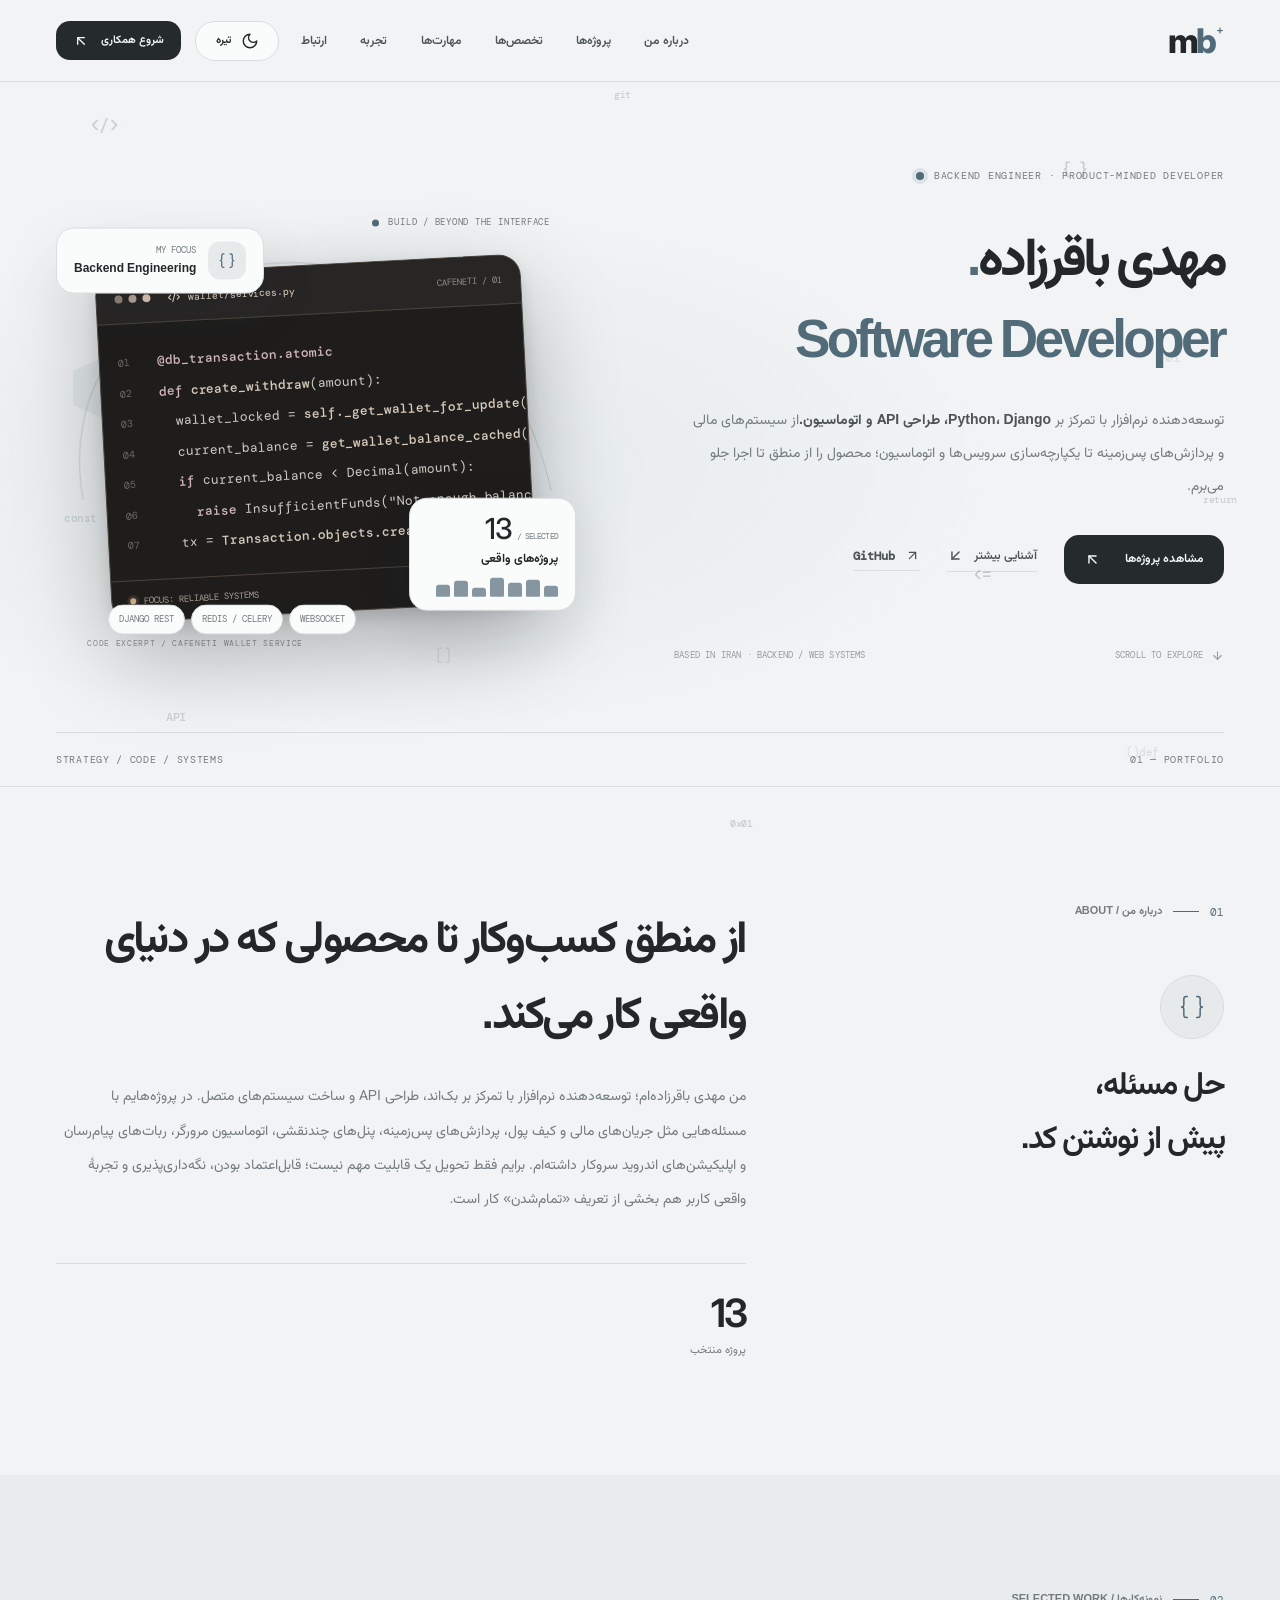
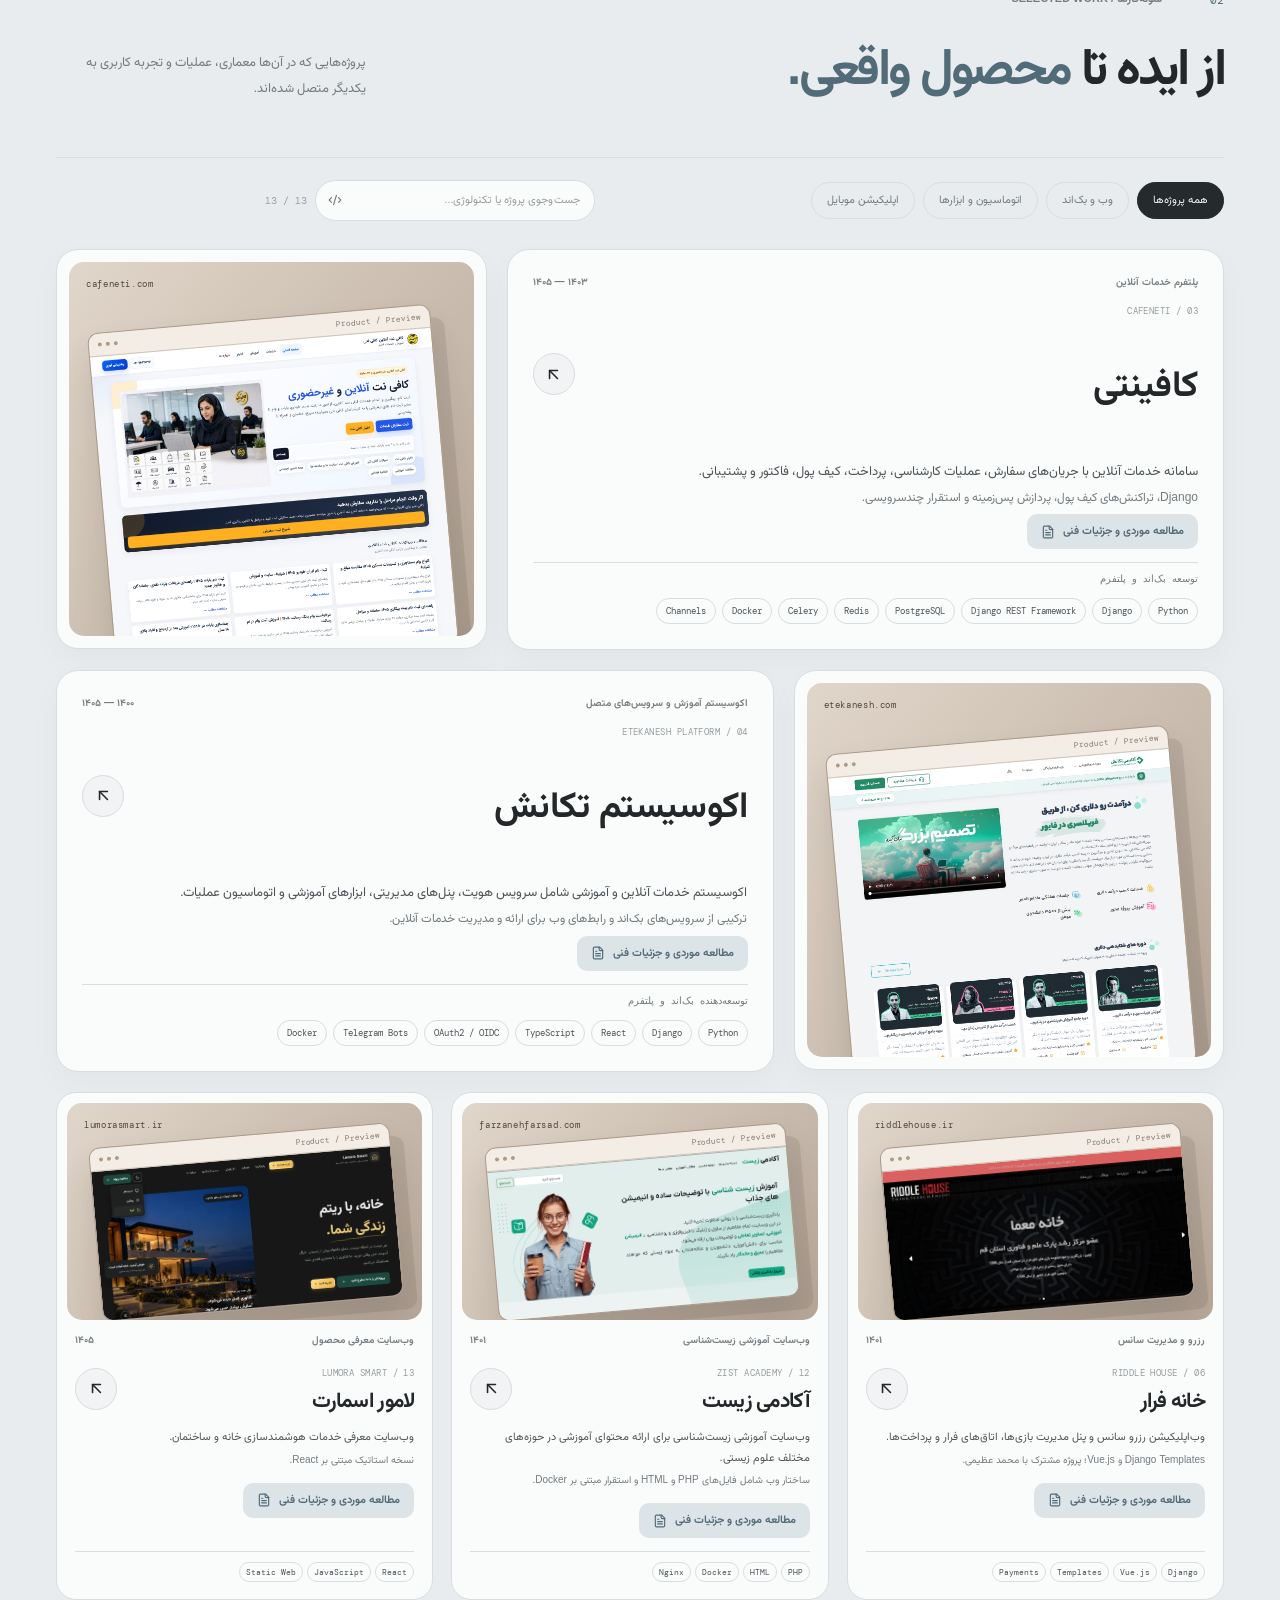
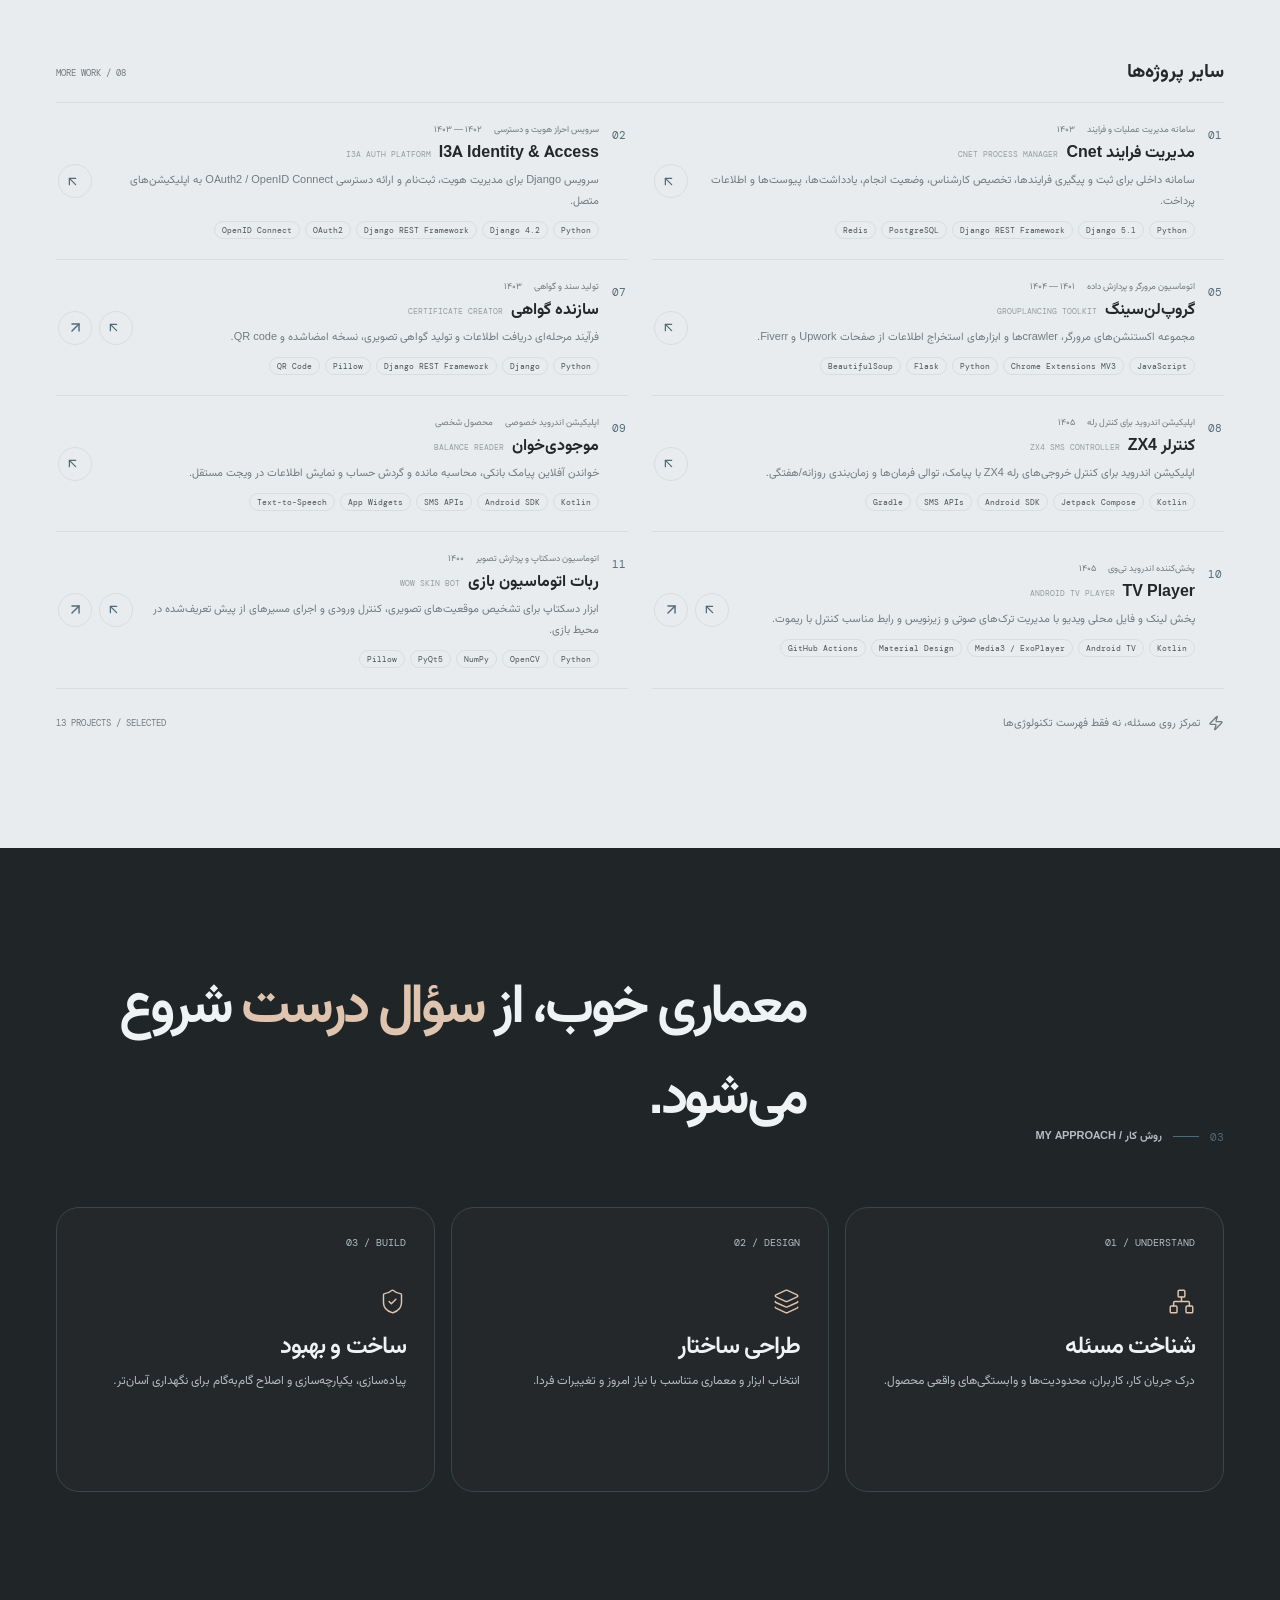
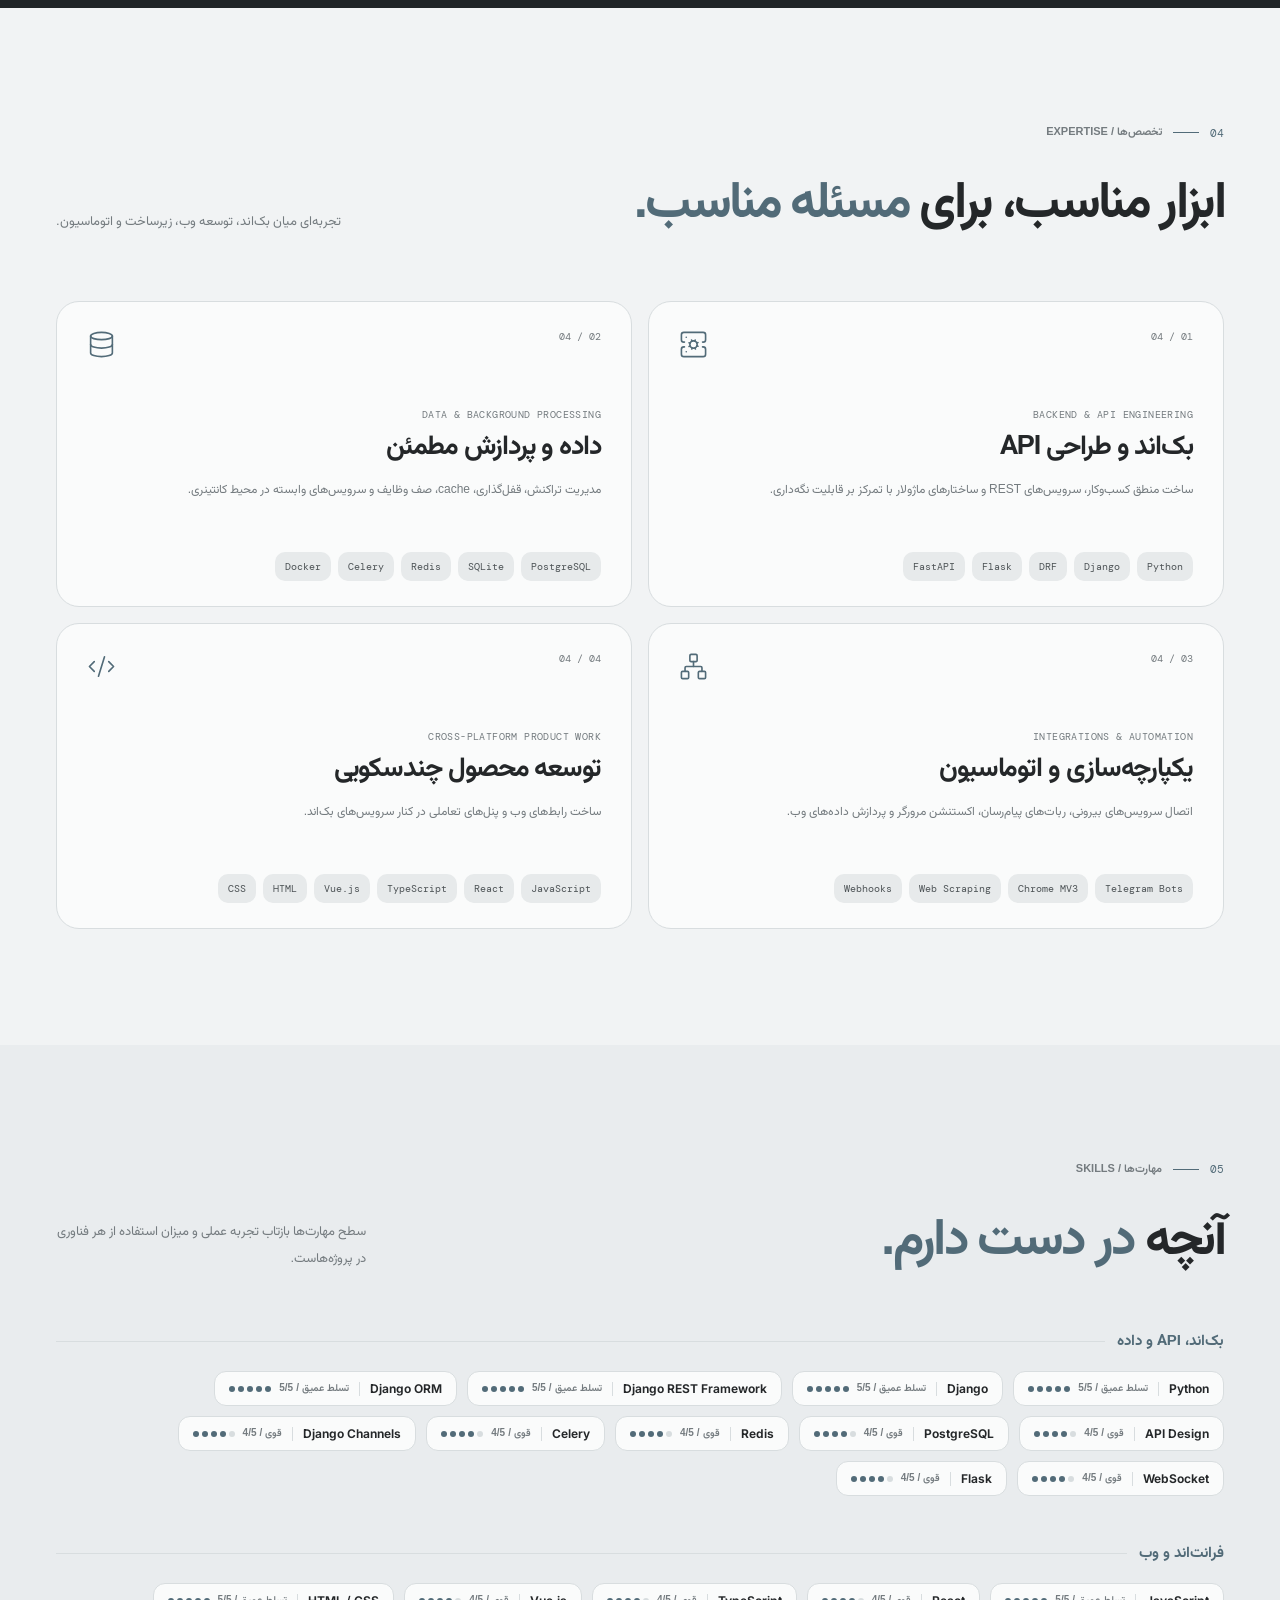
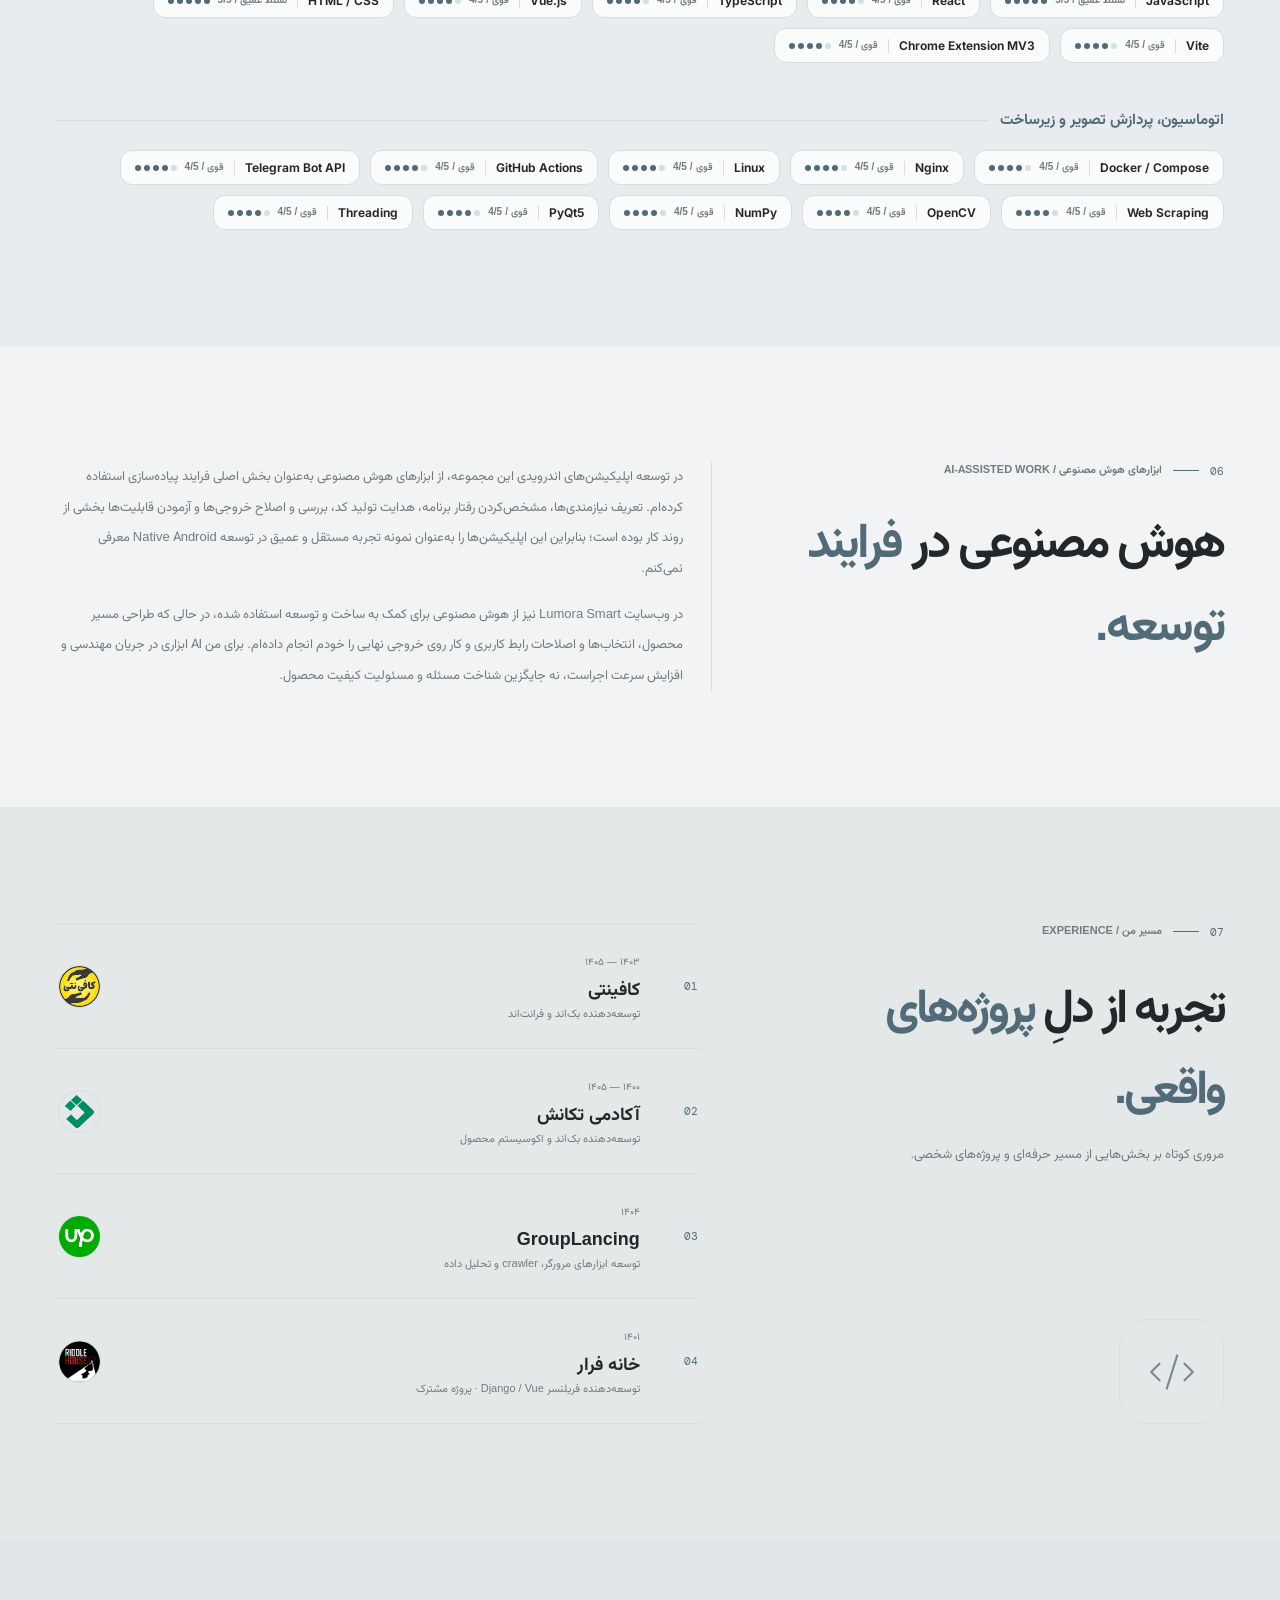
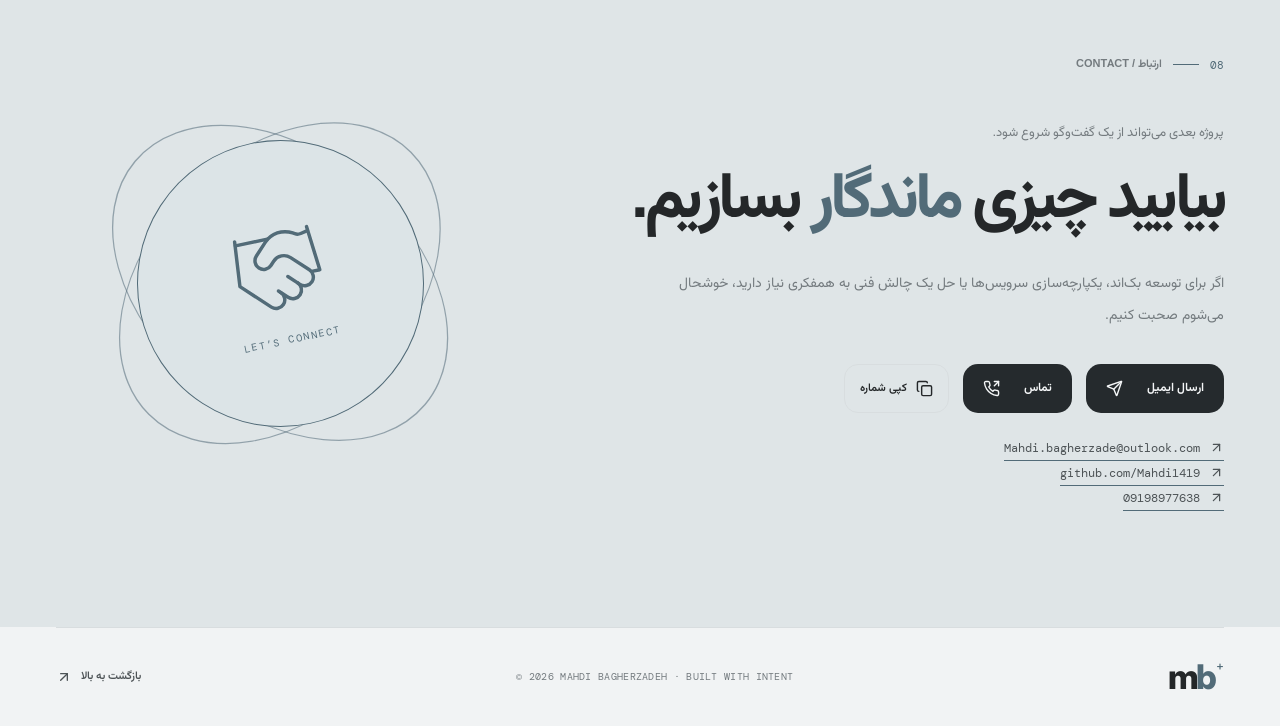
<file: index.html>
<!doctype html>
<html lang="fa" dir="rtl">
  <head>
    <meta charset="UTF-8" />
    <meta name="viewport" content="width=device-width, initial-scale=1.0" />
    <meta name="theme-color" content="#f4f2ee" />
    <meta name="description" content="مهدی باقرزاده؛ توسعه‌دهنده نرم‌افزار با تمرکز بر Python، Django، طراحی API، سیستم‌های مالی، اتوماسیون مرورگر و اپلیکیشن‌های اندروید. نمونه‌کارها و مطالعات موردی مبتنی بر کد واقعی." />
    <meta property="og:type" content="website" />
    <meta property="og:title" content="مهدی باقرزاده | Backend & Product Engineer" />
    <meta property="og:description" content="ساخت بک‌اند، API، اتوماسیون و محصولات نرم‌افزاری؛ از سیستم‌های مالی تا ابزارهای مرورگر و اپلیکیشن اندروید." />
    <meta property="og:image" content="/images/cafeneti-fullscreen.png" />
    <meta name="twitter:card" content="summary_large_image" />
    <meta name="author" content="Mahdi Bagherzadeh" />
    <meta name="color-scheme" content="light dark" />
    <title>مهدی باقرزاده | Backend & Product Engineer</title>
    <script>
      (function () {
        var theme = 'light';
        try { theme = localStorage.getItem('mb-portfolio-theme') || (matchMedia('(prefers-color-scheme: dark)').matches ? 'dark' : 'light'); } catch (e) {}
        document.documentElement.dataset.theme = theme;
        document.querySelector('meta[name="theme-color"]').setAttribute('content', theme === 'dark' ? '#151515' : '#f4f2ee');
      })();
    </script>
    <link rel="preconnect" href="https://fonts.googleapis.com" />
    <link rel="preconnect" href="https://fonts.gstatic.com" crossorigin />
    <link href="https://fonts.googleapis.com/css2?family=DM+Mono:wght@400;500&family=Inter:wght@400;500;600;700;800&display=swap" rel="stylesheet" />
    <script type="module" crossorigin src="/assets/main-C4WAymxq.js"></script>
    <link rel="modulepreload" crossorigin href="/assets/siteData-DUsX_3Js.js">
    <link rel="stylesheet" crossorigin href="/assets/main-Wn1e2o88.css">
  </head>
  <body>
    <div id="root"></div>
  </body>
</html>
</file>
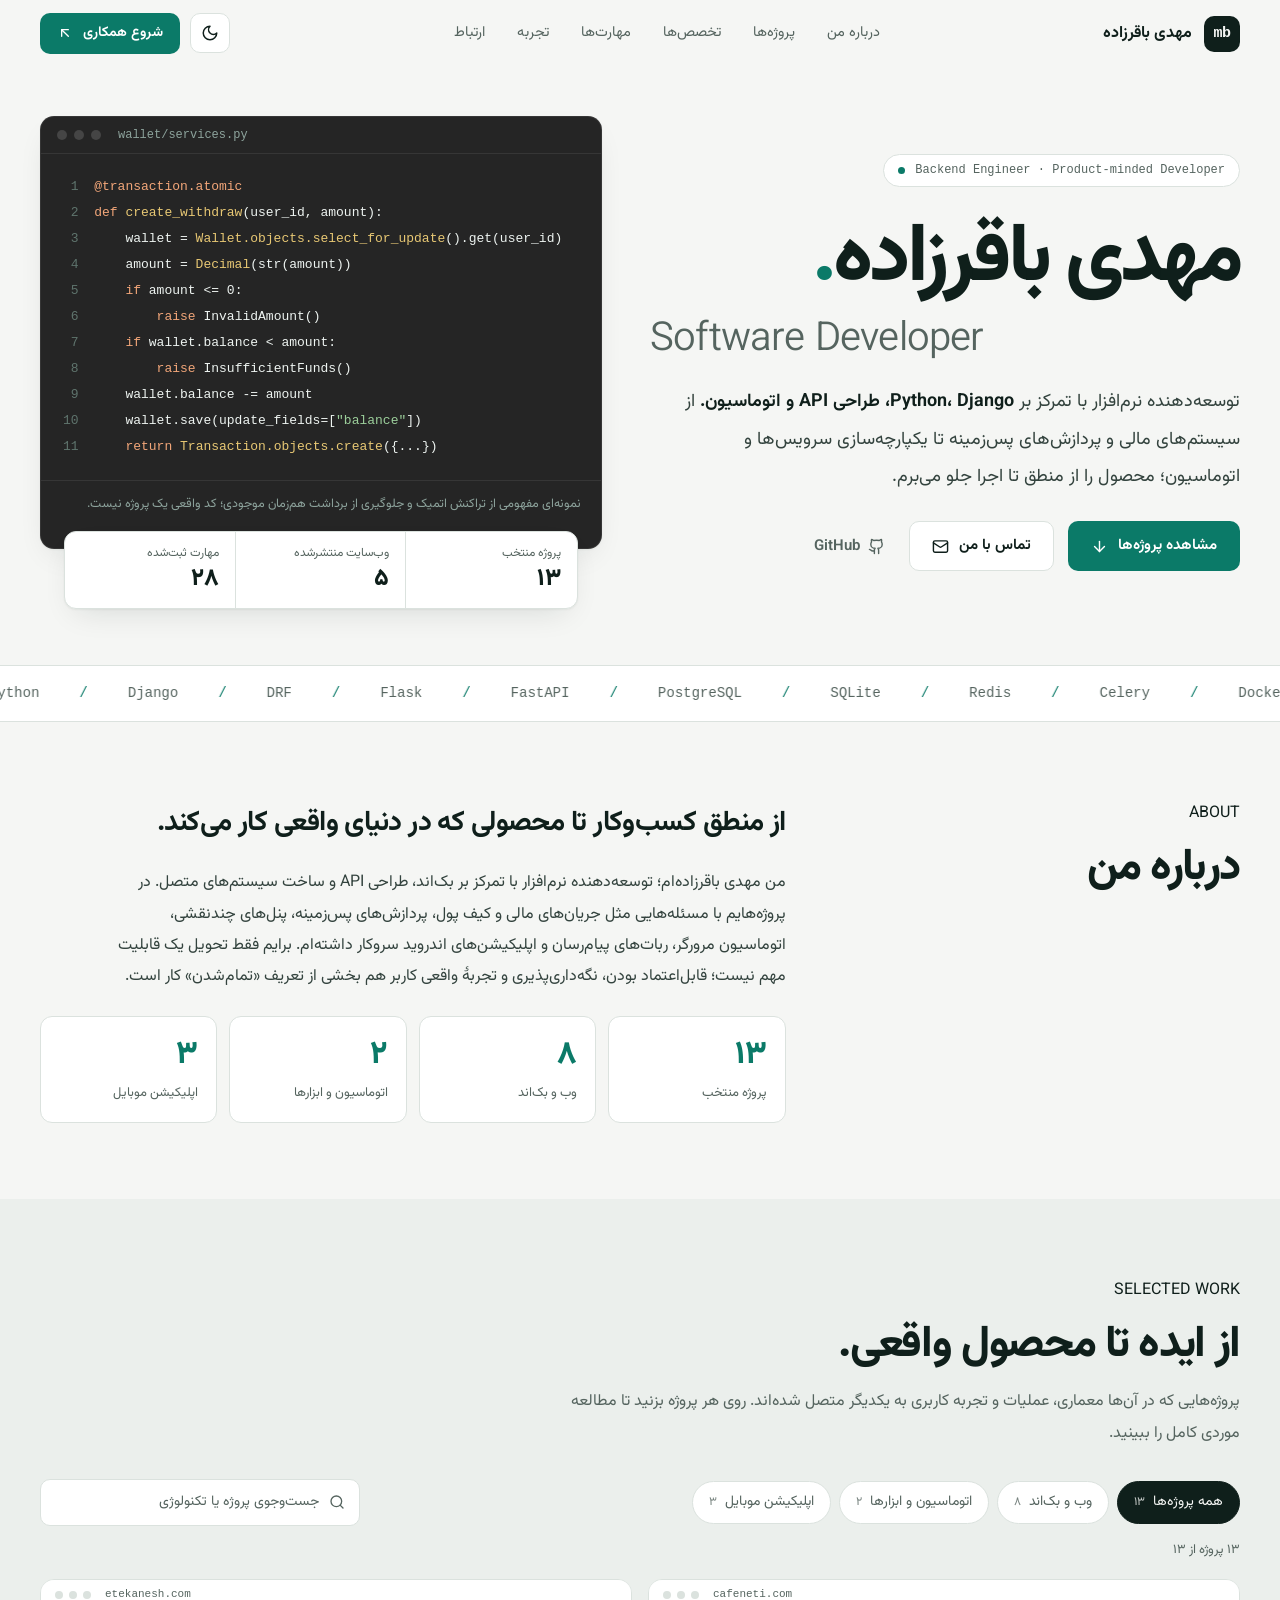
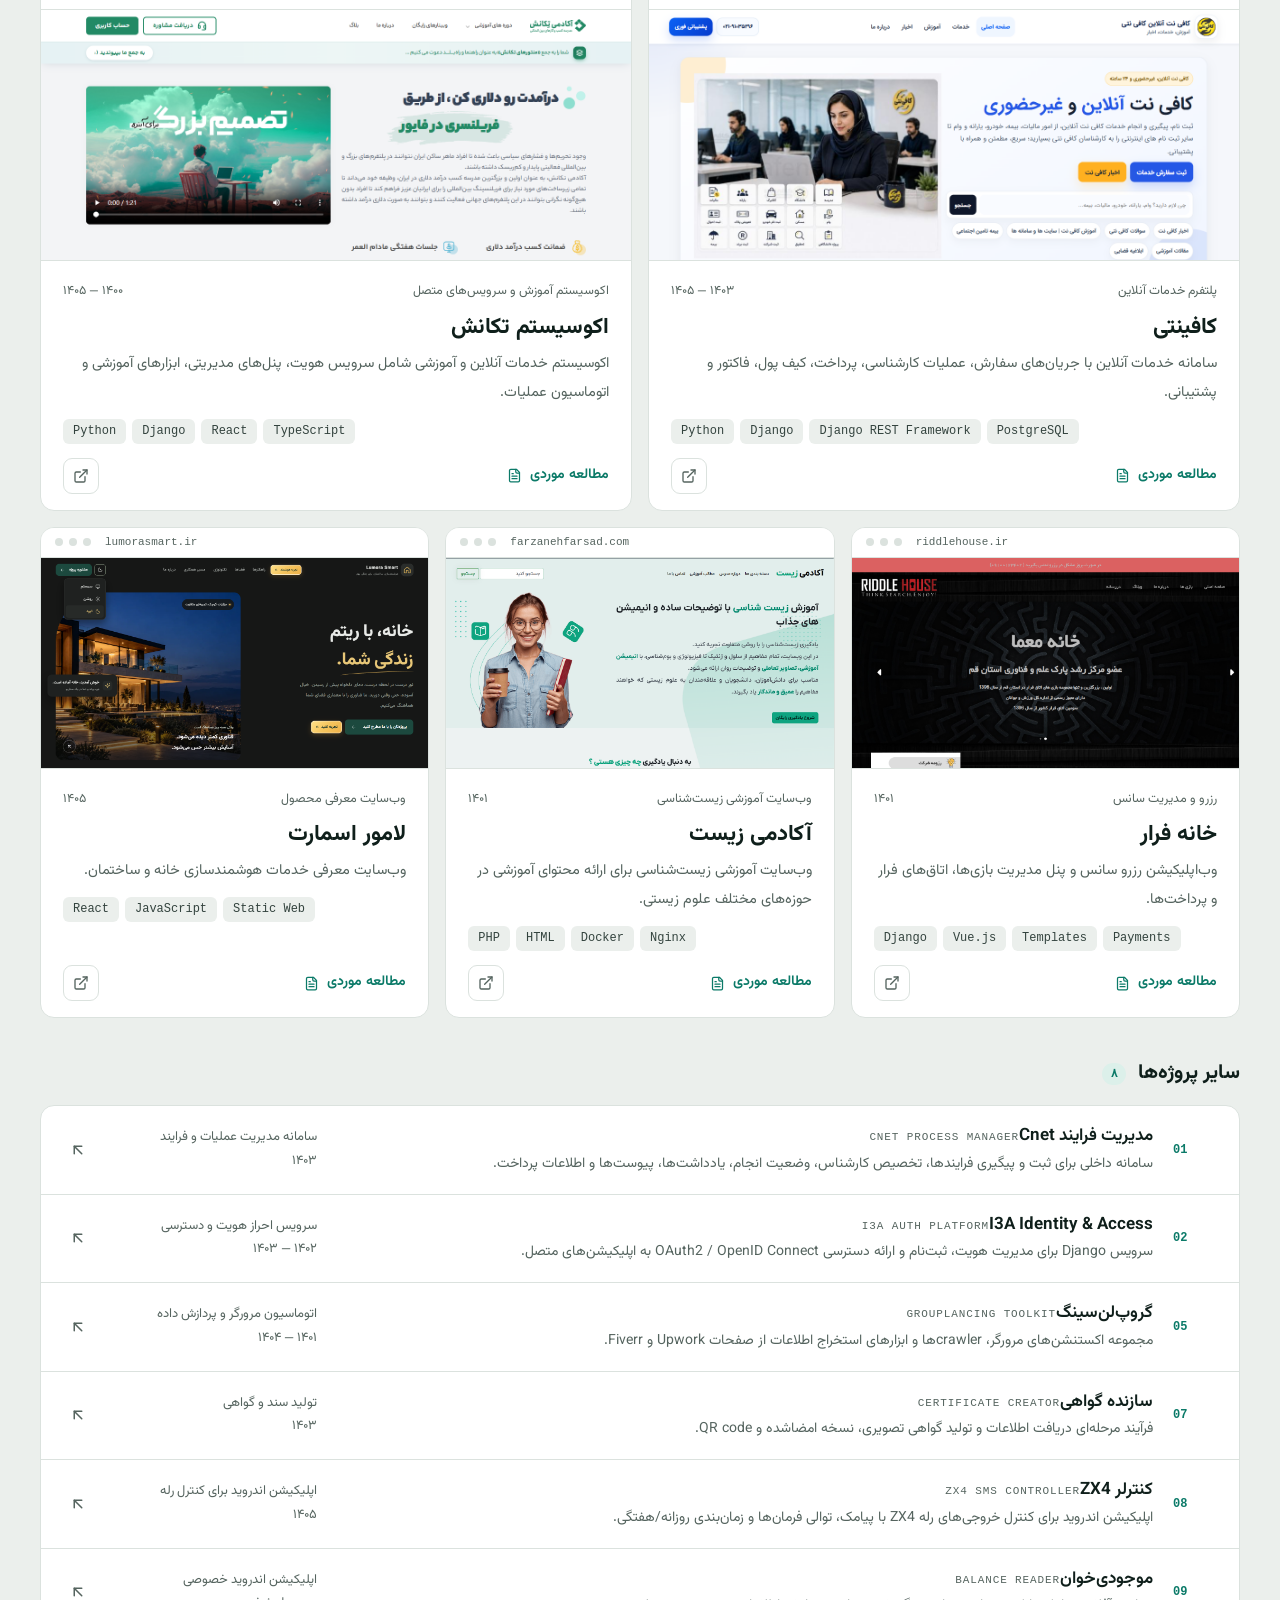
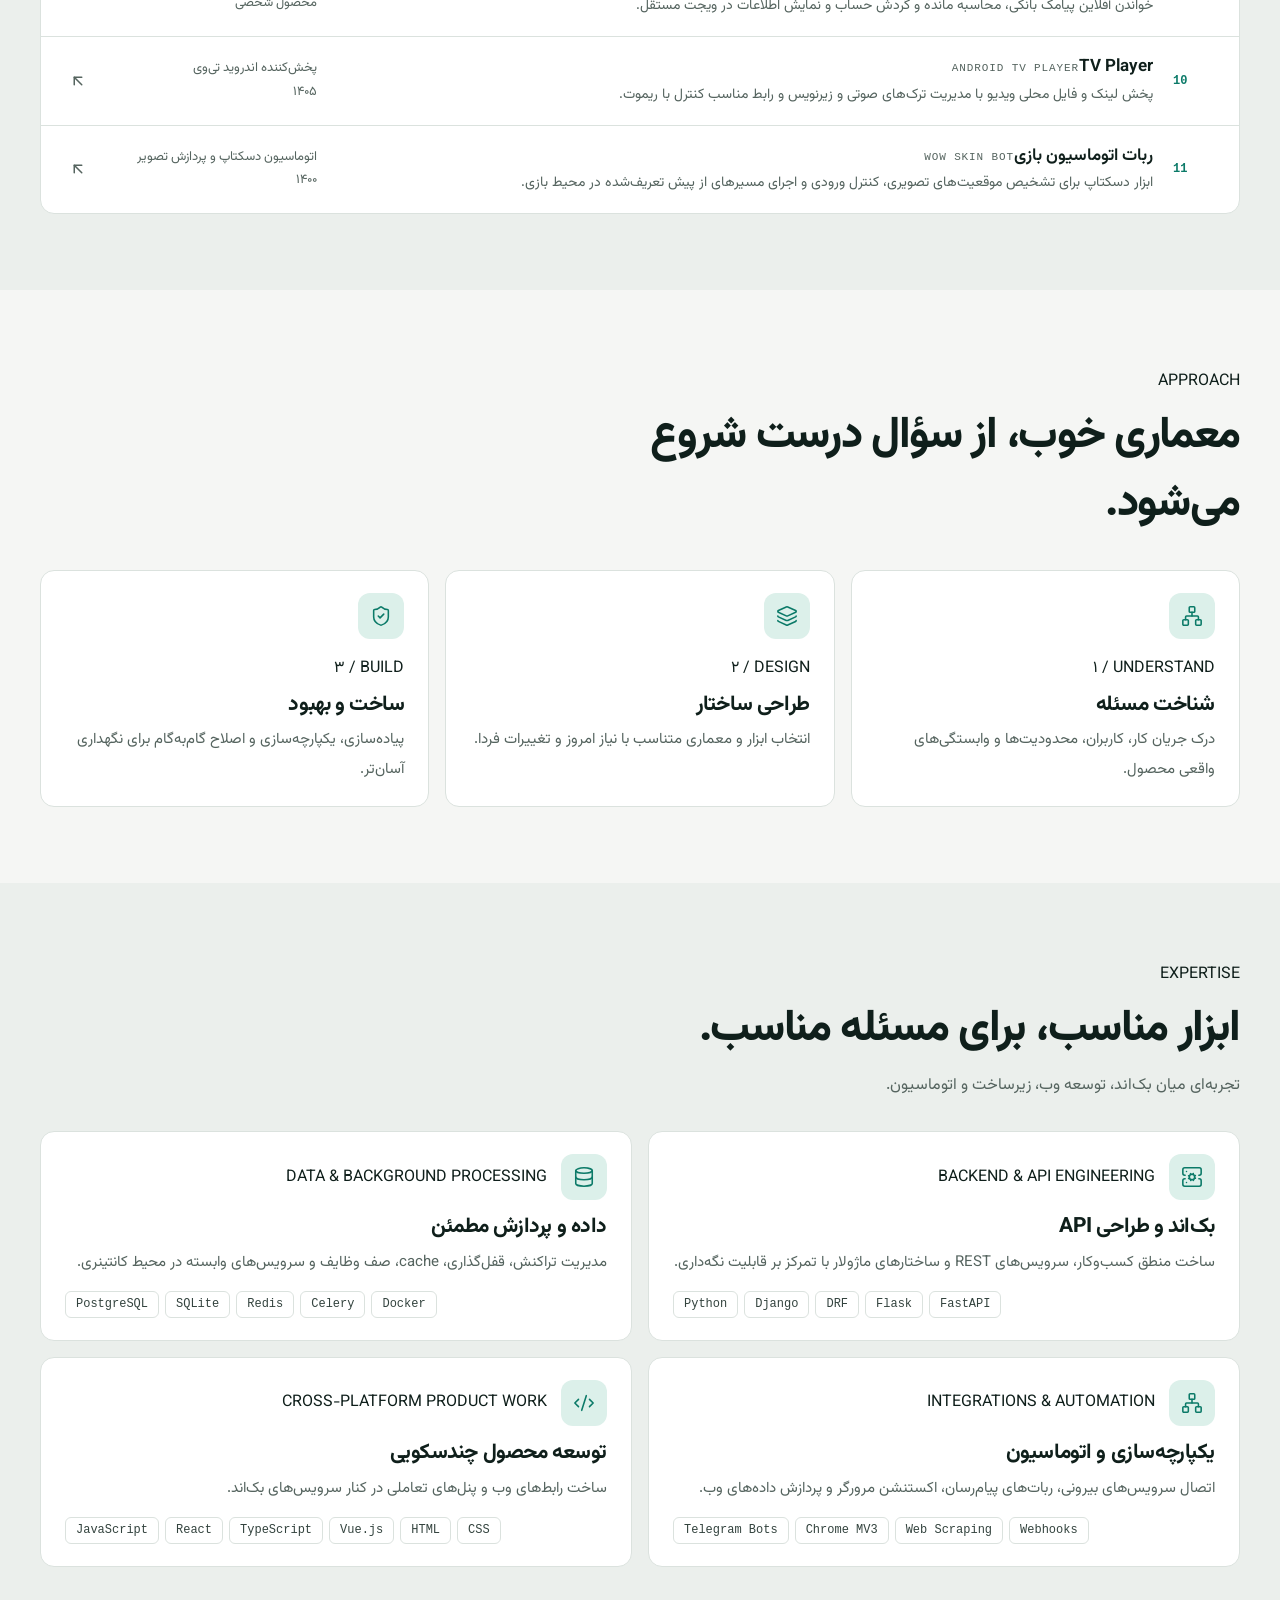
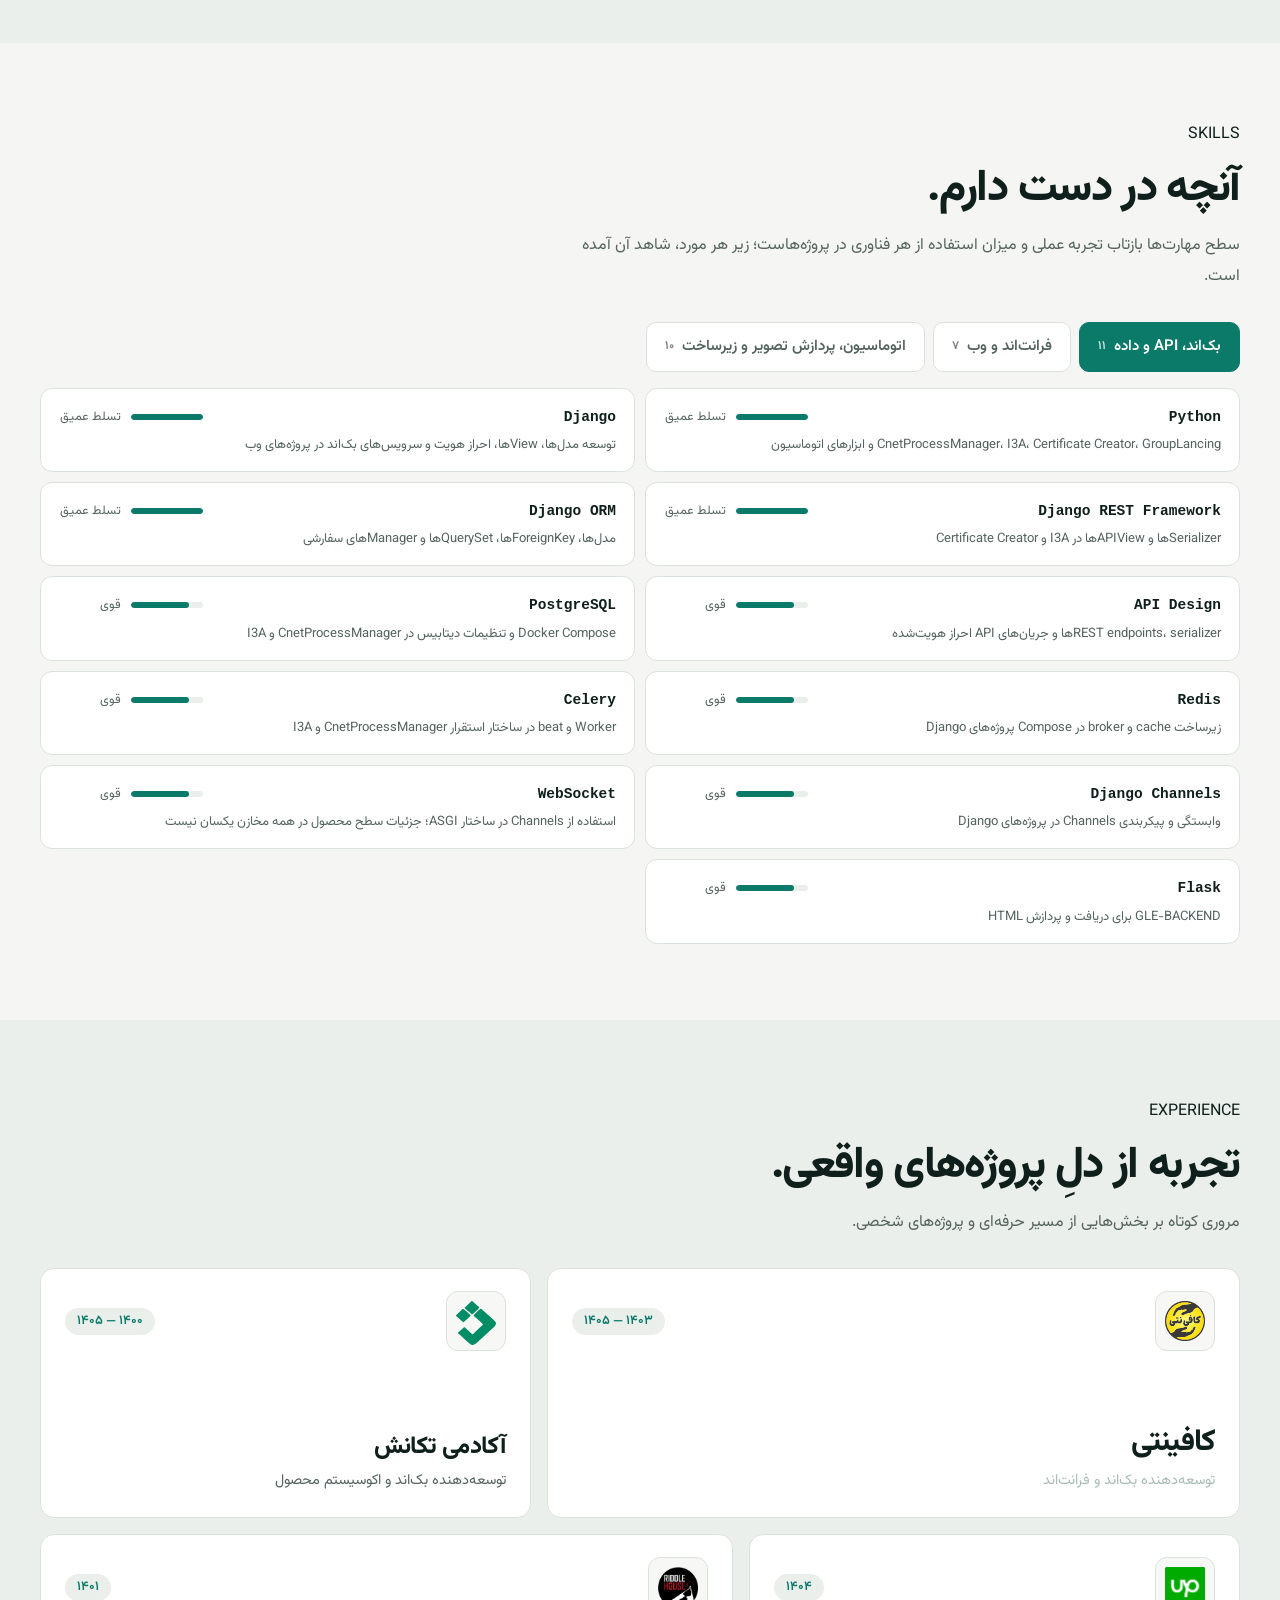
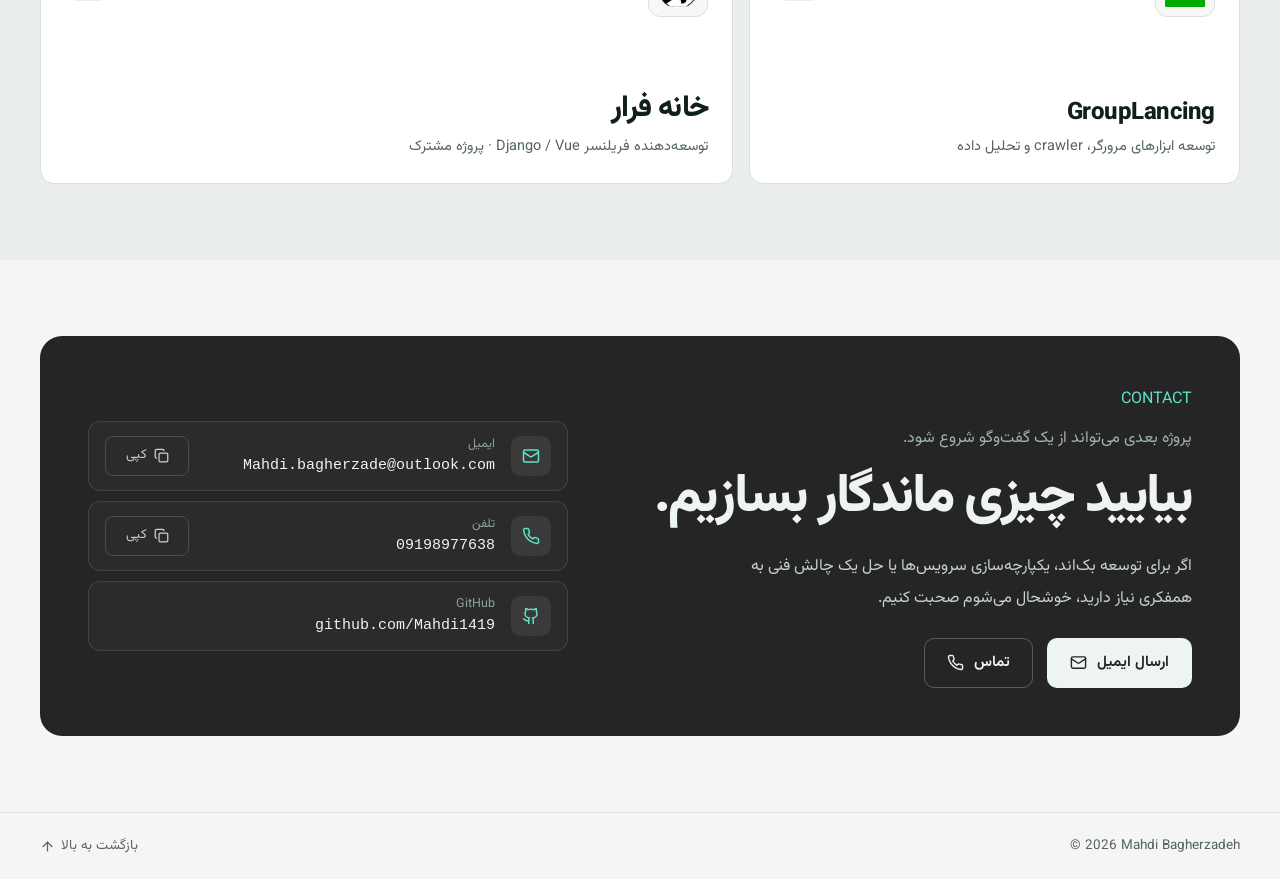
<file: real.html>
<!doctype html>
<html lang="fa" dir="rtl">
  <head>
    <meta charset="UTF-8" />
    <meta name="viewport" content="width=device-width, initial-scale=1.0" />
    <meta name="theme-color" content="#f5f6f4" />
    <meta name="color-scheme" content="light dark" />
    <meta name="description" content="مهدی باقرزاده؛ توسعه‌دهنده نرم‌افزار با تمرکز بر Python، Django، طراحی API، سیستم‌های مالی، اتوماسیون مرورگر و اپلیکیشن‌های اندروید. نمونه‌کارها و مطالعات موردی." />
    <meta name="author" content="Mahdi Bagherzadeh" />
    <meta property="og:type" content="website" />
    <meta property="og:title" content="مهدی باقرزاده | Backend & Product Engineer" />
    <meta property="og:description" content="ساخت بک‌اند، API، اتوماسیون و محصولات نرم‌افزاری؛ از سیستم‌های مالی تا ابزارهای مرورگر و اپلیکیشن اندروید." />
    <meta property="og:image" content="/images/cafeneti-fullscreen.png" />
    <title>مهدی باقرزاده | Backend & Product Engineer</title>
    <script>
      (function () {
        var root = document.documentElement;
        var theme = 'light';
        try {
          theme = localStorage.getItem('mb-portfolio-theme') ||
            (matchMedia('(prefers-color-scheme: dark)').matches ? 'dark' : 'light');
        } catch (e) {}
        root.dataset.theme = theme;
        root.classList.add('js');
        document.querySelector('meta[name="theme-color"]')
          .setAttribute('content', theme === 'dark' ? '#0e1211' : '#f5f6f4');
      })();
    </script>
    <script type="module" crossorigin src="/assets/real-C8v0QU4A.js"></script>
    <link rel="modulepreload" crossorigin href="/assets/siteData-DUsX_3Js.js">
    <link rel="stylesheet" crossorigin href="/assets/real-DRZvfgBJ.css">
  </head>
  <body>
    <div id="root"></div>
  </body>
</html>
</file>
<file: assets/main-Wn1e2o88.css>
:root,:root[data-theme=light]{color-scheme:light;--bg:#f1f3f4;--ink:#242729;--ink-soft:#4d5356;--muted:#747b7f;--faint:#969da0;--line:#d8dddf;--surface:#e7eaeb;--card:#fafbfb;--card-hover:#ffffff;--projects-bg:#e9ecee;--expertise-bg:#f1f3f4;--experience-bg:#e4e8e9;--contact-bg:#dfe5e7;--accent:#647a86;--accent-ink:#526b78;--accent-soft:#dce4e7;--button-bg:#252a2d;--button-fg:#f4f6f7;--approach-bg:#202527;--approach-fg:#f0f3f4;--approach-muted:#b4bec2;--approach-line:#3c4549;--header-bg:#f1f3f4e8;--shadow:0 22px 60px #1b252a16}:root[data-theme=dark]{color-scheme:dark;--bg:#141719;--ink:#eef1f2;--ink-soft:#d2d8da;--muted:#9aa2a6;--faint:#6e777b;--line:#343a3d;--surface:#202426;--card:#1b1f21;--card-hover:#252a2d;--projects-bg:#171a1c;--expertise-bg:#151819;--experience-bg:#191d1f;--contact-bg:#202527;--accent:#9bb4c0;--accent-ink:#afc7d2;--accent-soft:#273136;--button-bg:#d8e3e7;--button-fg:#202527;--approach-bg:#0e1112;--approach-fg:#eef1f2;--approach-muted:#a9b3b7;--approach-line:#303639;--header-bg:#141719ed;--shadow:0 22px 75px #00000072}*{box-sizing:border-box}html{font-family:Vazirmatn,Tahoma,sans-serif;background:var(--bg);color:var(--ink);scroll-behavior:smooth;scroll-padding-top:86px}body{margin:0;min-width:320px}body.menu-open{overflow:hidden}button,a{font:inherit}a{color:inherit;text-decoration:none}button{cursor:pointer}button,input{color:inherit}button:focus-visible,a:focus-visible{outline:2px solid var(--accent-ink);outline-offset:5px}::selection{color:#1e1b19;background:#dfc5af}svg{display:block;flex:none}.site-shell{width:100%;min-width:0;overflow-x:clip}.container{width:min(1320px,calc(100% - 112px));margin-inline:auto}.section-space{padding-block:116px}.scroll-indicator{position:fixed;top:0;right:0;z-index:160;width:100%;height:3px;background:var(--accent);transform:scaleX(0);transform-origin:right center;pointer-events:none}.theme-wipe{position:fixed;top:0;right:0;bottom:0;left:0;z-index:200;display:none;pointer-events:none}::view-transition-old(root),::view-transition-new(root){animation:none;mix-blend-mode:normal}::view-transition-old(root){z-index:1}::view-transition-new(root){z-index:2}.header{position:sticky;top:0;z-index:90;height:82px;background:var(--header-bg);border-bottom:1px solid var(--line);backdrop-filter:blur(18px);-webkit-backdrop-filter:blur(18px)}.header-inner{height:100%;display:flex;align-items:center;justify-content:space-between;gap:22px}.logo{direction:ltr;display:inline-flex;align-items:flex-start;font:800 34px/1 Inter,sans-serif;letter-spacing:-.095em;color:var(--ink);white-space:nowrap}.logo>span{color:var(--accent-ink)}.logo sup{letter-spacing:0;font:500 12px/1 Inter,sans-serif;margin-left:2px;color:var(--accent-ink)}.desktop-nav{display:flex;align-items:center;gap:clamp(16px,2.6vw,39px);margin-inline-start:auto}.desktop-nav a{position:relative;font-size:12px;font-weight:600;color:var(--ink-soft);transition:color .2s}.desktop-nav a:after{content:"";position:absolute;bottom:-10px;right:0;width:100%;height:1px;background:var(--accent-ink);transform:scaleX(0);transform-origin:right;transition:transform .3s ease}.desktop-nav a:hover{color:var(--accent-ink)}.desktop-nav a:hover:after{transform:scaleX(1)}.header-actions{display:flex;gap:14px;align-items:center}.theme-toggle{display:inline-flex;justify-content:center;align-items:center;gap:10px;min-width:84px;height:40px;border:1px solid var(--line);border-radius:22px;background:var(--card);font-size:11px;font-weight:600;transition:background .2s,border .2s}.theme-toggle:hover{border-color:var(--accent-ink);background:var(--surface)}.theme-toggle>span:first-child{display:grid;place-items:center}.header-contact{display:inline-flex;align-items:center;gap:12px;padding:11px 17px;background:var(--button-bg);color:var(--button-fg);border-radius:14px;font-size:11px;font-weight:650;transition:transform .25s,filter .25s}.header-contact:hover{transform:translateY(-2px);filter:brightness(1.08)}.menu-button{display:none;place-items:center;width:41px;height:41px;border:1px solid var(--line);background:transparent;border-radius:12px}.mobile-menu{position:fixed;z-index:80;top:82px;inset-inline:0;overflow:hidden;background:var(--bg);box-shadow:var(--shadow);border-bottom:1px solid var(--line)}.mobile-menu-links{padding:24px 6vw 36px}.mobile-menu-links a{display:flex;align-items:center;gap:16px;padding:14px 0;font-size:22px;font-weight:600;border-bottom:1px solid var(--line)}.mobile-menu-links a>span{direction:ltr;font:10px DM Mono,monospace;color:var(--muted)}.mobile-menu-links a>svg{margin-inline-start:auto}.hero{position:relative;isolation:isolate;min-height:680px;overflow:hidden;border-bottom:1px solid var(--line)}.hero-grid-lines{position:absolute;top:0;right:0;bottom:0;left:0;z-index:-1;opacity:.64;pointer-events:none;background-image:radial-gradient(ellipse at 30% 55%,var(--accent-soft),transparent 48%)}.hero-layout{min-height:650px;display:grid;grid-template-columns:minmax(0,1fr) minmax(390px,.89fr);align-items:center;gap:clamp(35px,5vw,86px)}.hero-copy{padding:65px 0 48px;min-width:0}.hero-kicker{display:flex;align-items:center;gap:10px;direction:ltr;justify-content:flex-end;margin:0 0 40px;color:var(--muted);font:10px DM Mono,monospace;letter-spacing:.075em}.kicker-light{width:8px;height:8px;background:var(--accent-ink);border-radius:100%;box-shadow:0 0 0 4px var(--accent-soft);flex:none}.hero-title{font-size:clamp(42px,4.15vw,69px);line-height:1.53;font-weight:750;letter-spacing:-.068em;margin:0 0 20px}.hero-title .headline-line{display:block}.hero-title-dot,.hero-highlight{color:var(--accent-ink)}.hero-description{max-width:540px;font-size:14px;line-height:2.35;color:var(--muted);margin:0}.hero-description strong{color:var(--ink-soft);font-weight:700}.hero-actions{display:flex;align-items:center;gap:27px;flex-wrap:wrap;margin-top:31px}.button{display:inline-flex;align-items:center;justify-content:space-between;gap:24px;border:0;border-radius:15px;min-height:49px;padding:12px 20px;font-size:12px;font-weight:650;transition:box-shadow .25s}.button:hover{box-shadow:0 9px 26px #00000020}.button--solid{background:var(--button-bg);color:var(--button-fg)}.button-text{display:inline-flex;gap:10px;align-items:center;font-size:12px;font-weight:600;color:var(--ink-soft);border-bottom:1px solid var(--line);padding-bottom:6px;transition:color .2s}.button-text:hover{color:var(--accent-ink)}.hero-meta{display:flex;justify-content:space-between;gap:12px;direction:ltr;margin-top:65px;max-width:550px;color:var(--faint);font:9px DM Mono,monospace;letter-spacing:.02em}.hero-meta>span:last-child{display:flex;gap:8px;align-items:center}.hero-bottom-line{border-top:1px solid var(--line);min-height:54px;display:flex;align-items:center;justify-content:space-between;color:var(--muted);direction:ltr;font:10px DM Mono,monospace;letter-spacing:.07em}.hero-visual{width:100%;min-width:0;display:grid;grid-template-columns:minmax(0,1fr);place-items:center}.studio-scene{--studio-panel:#1e1d1c;--studio-panel-2:#282625;--studio-border:#49433d;--studio-type:#f4efe9;--studio-faint:#aaa19a;width:100%;min-width:0;max-width:590px;aspect-ratio:1.12;position:relative;isolation:isolate;display:flex;align-items:center;justify-content:center}.studio-aura{position:absolute;top:9%;right:7%;bottom:9%;left:7%;border-radius:48% 52% 47% 53%;background:radial-gradient(ellipse at 55% 48%,var(--accent-soft) 0%,transparent 68%);filter:blur(13px);z-index:-1}.studio-curve{position:absolute;top:0;right:0;bottom:0;left:0;width:100%;height:100%;overflow:visible;pointer-events:none;color:var(--accent-ink);opacity:.24}.studio-curve path{stroke:currentColor;stroke-width:1.1;stroke-linecap:round}.studio-eyebrow,.studio-legend{position:absolute;color:var(--muted);font:9px DM Mono,monospace;letter-spacing:.085em}.studio-eyebrow{top:4%;right:5%;display:flex;gap:9px;align-items:center}.studio-eyebrow-dot{width:7px;height:7px;background:var(--accent-ink);border-radius:50%}.studio-legend{bottom:3%;left:6%;font-size:8px;opacity:.8}.studio-ghost{direction:ltr;position:absolute;font:800 clamp(130px,19vw,250px)/1 "Inter",sans-serif;letter-spacing:-.13em;color:var(--accent-ink);opacity:.075;top:11%;left:0;-webkit-user-select:none;user-select:none}.studio-editor{direction:ltr;width:82%;min-width:0;position:relative;z-index:2;margin-top:3%;border:1px solid var(--studio-border);border-radius:22px;overflow:hidden;background:var(--studio-panel);color:var(--studio-type);box-shadow:0 35px 90px #0004,0 6px 18px #00000020;transform:rotate(-3deg);transition:transform .6s cubic-bezier(.22,1,.36,1),box-shadow .6s}.studio-scene:hover .studio-editor{transform:rotate(-1.4deg) translateY(-5px);box-shadow:0 40px 100px #0005}.studio-editor-top{height:49px;display:flex;align-items:center;gap:17px;padding:0 18px;border-bottom:1px solid var(--studio-border);background:var(--studio-panel-2)}.studio-window-dots{display:flex;align-items:center;gap:6px}.studio-window-dots i{width:8px;height:8px;border-radius:50%;background:#8b8077}.studio-window-dots i:nth-child(2){background:#b2a092}.studio-window-dots i:nth-child(3){background:#d5c0ae}.studio-tab{display:flex;align-items:center;gap:7px;font:10px DM Mono,monospace;color:#e1d1c2}.studio-editor-path{margin-left:auto;font:9px DM Mono,monospace;color:#948b83}.studio-editor-body{padding:28px 18px 25px;display:grid;gap:11px;overflow:hidden}.code-row{display:grid;grid-template-columns:26px minmax(0,1fr);gap:13px;white-space:nowrap;align-items:baseline}.code-row>span{color:#6f6a66;font:10px/1.5 DM Mono,monospace}.code-row code{color:#d2ccc6;font:clamp(9px,1.03vw,13px)/1.5 "DM Mono",monospace}.code-row b{font-weight:500}.code-purple{color:#d3b6bd}.code-gold{color:#e5ba8d}.code-sand{color:#d8cbbb}.studio-editor-bottom{display:flex;align-items:center;justify-content:space-between;gap:8px;padding:14px 18px;border-top:1px solid var(--studio-border);font:9px DM Mono,monospace;color:#a99e94}.studio-editor-bottom>span:first-child{display:flex;align-items:center;gap:8px}.studio-editor-status{width:6px;height:6px;border-radius:50%;background:#c9a888;box-shadow:0 0 0 3px #c9a88825}.studio-float{z-index:3;position:absolute;display:flex;gap:12px;align-items:center;background:var(--card);color:var(--ink);border:1px solid var(--line);box-shadow:var(--shadow);border-radius:18px;padding:13px 17px}.studio-float--top{top:8%;left:0}.studio-float-symbol{display:grid;place-items:center;width:38px;height:38px;border-radius:12px;background:var(--surface);color:var(--accent-ink)}.studio-float--top>span:last-child{display:flex;flex-direction:column;gap:4px}.studio-float small{font:9px DM Mono,monospace;color:var(--muted)}.studio-float strong{font-size:12px;font-weight:700}.studio-float--bottom{bottom:13%;right:0;display:flex;align-items:flex-start;flex-direction:column;gap:4px;min-width:167px}.studio-float-number{font:500 29px/1.15 Inter,sans-serif;letter-spacing:-.03em}.studio-float-number>span{font:8px DM Mono,monospace;color:var(--muted)}.studio-mini-bars{margin-top:6px;display:flex;align-items:flex-end;gap:4px;height:19px}.studio-mini-bars i{width:14px;height:58%;border-radius:3px 3px 1px 1px;background:var(--accent);opacity:.78}.studio-mini-bars i:nth-child(2){height:90%}.studio-mini-bars i:nth-child(3){height:70%}.studio-mini-bars i:nth-child(4){height:100%}.studio-mini-bars i:nth-child(5){height:45%}.studio-mini-bars i:nth-child(6){height:83%}.studio-mini-bars i:nth-child(7){height:62%}.studio-stack{position:absolute;bottom:6%;left:10%;display:flex;gap:6px;flex-wrap:wrap;max-width:67%;z-index:3}.studio-stack span{font:9px DM Mono,monospace;border:1px solid var(--line);border-radius:100px;padding:8px 10px;background:var(--card);color:var(--muted)}.section-label{display:flex;align-items:center;gap:11px;font-size:11px;font-weight:650;color:var(--muted)}.section-label-number{direction:ltr;font:11px DM Mono,monospace;color:var(--accent-ink)}.section-label-rule{display:block;flex:none;height:1px;width:26px;background:var(--accent-ink)}.section-label--light{color:var(--approach-muted)}h2 em{font-style:normal;color:var(--accent-ink)}.section-heading{display:flex;gap:35px;align-items:flex-end;justify-content:space-between}.section-heading h2{font-size:clamp(34px,4vw,58px);line-height:1.65;font-weight:700;margin:22px 0 0;letter-spacing:-.052em}.section-heading>p{max-width:310px;color:var(--muted);line-height:2.05;font-size:13px;margin:0 0 12px}.section-heading-line{height:1px;width:100%;background:var(--line);margin-top:42px}.about-section{background:var(--bg)}.about-layout{display:grid;grid-template-columns:.72fr 1.28fr;gap:90px}.about-aside{display:flex;flex-direction:column;align-items:flex-start}.about-aside-icon{display:grid;place-items:center;width:64px;height:64px;margin-top:55px;border:1px solid var(--line);color:var(--accent-ink);background:var(--surface);border-radius:50%}.about-aside>p{font-size:clamp(23px,2.5vw,34px);line-height:1.7;font-weight:650;letter-spacing:-.05em;margin:20px 0 0}.about-main h2{font-size:clamp(32px,3.5vw,51px);line-height:1.7;letter-spacing:-.056em;margin:0 0 25px;max-width:700px;font-weight:700}.about-main p{color:var(--muted);font-size:14px;line-height:2.45;margin:0;max-width:700px}.about-facts{display:grid;grid-template-columns:repeat(3,1fr);gap:22px;border-top:1px solid var(--line);padding-top:25px;margin-top:46px}.about-facts>div{display:flex;flex-direction:column;gap:6px}.about-facts strong{color:var(--ink);font:650 39px Inter,sans-serif;letter-spacing:-.05em;text-align:right}.about-facts span{color:var(--muted);font-size:11px}.projects-section{background:var(--projects-bg);overflow:hidden}.projects-grid{display:grid;grid-template-columns:repeat(3,minmax(0,1fr));gap:18px;padding-top:28px;align-items:stretch}.project-card{min-width:0;display:flex;flex-direction:column;background:var(--card);border:1px solid var(--line);border-radius:23px;padding:12px;overflow:hidden;position:relative;transition:background .25s,box-shadow .3s,border-color .3s}.project-card:hover{background:var(--card-hover);box-shadow:var(--shadow);border-color:var(--accent)}.project-visual-link{display:block;overflow:hidden;position:relative;border-radius:15px;background:linear-gradient(130deg,#e0d6c9,#b8a89a)}.visual{position:relative;height:254px;overflow:hidden;isolation:isolate;color:#51473e;transition:transform .65s cubic-bezier(.22,1,.36,1)}.project-visual-link:hover .visual{transform:scale(1.035)}.visual-head{position:absolute;z-index:5;top:16px;left:17px;right:17px;display:flex;align-items:center;justify-content:space-between;font:9px DM Mono,monospace;color:inherit;letter-spacing:.07em;direction:ltr}.dash-window{width:85%;height:80%;position:absolute;left:8%;top:15%;background:transparent;border:1px solid #ab9a89;transform:rotate(-5deg);box-shadow:13px 14px #433b361f,0 23px 35px #25211e26;border-radius:11px;overflow:hidden;transition:transform .6s}.project-visual-link:hover .dash-window{transform:rotate(-1deg) translateY(-6px)}.dash-bar{height:23px;background:#f3ede5;border-bottom:1px solid #d0c4b7;display:flex;direction:ltr;align-items:center;justify-content:space-between;padding:0 9px;color:#87796a;font:8px DM Mono,monospace}.dash-dots{display:flex;gap:4px}.dash-dots i{width:4px;height:4px;background:#ae9b87;border-radius:50%}.dash-body{display:flex;height:calc(100% - 14px);direction:ltr}.site-preview{width:100%;overflow-y:auto;overflow-x:hidden;scrollbar-width:none;-ms-overflow-style:none}.site-preview::-webkit-scrollbar{display:none}.site-preview img{width:100%;display:block}.project-card-content{display:flex;flex-direction:column;flex:1;padding:16px 9px 8px}.project-meta{display:flex;justify-content:space-between;gap:10px;font-size:10px;color:var(--muted);font-weight:600}.project-meta span:last-child{font-family:Vazirmatn,sans-serif}.project-card-title{display:flex;justify-content:space-between;align-items:center;gap:8px;margin-top:17px}.project-english{font:9px DM Mono,monospace;letter-spacing:.05em;color:var(--faint)}.project-card h3{font-size:26px;font-weight:700;letter-spacing:-.035em;line-height:1.5;margin:1px 0 0}.project-open{display:grid;place-items:center;width:42px;height:42px;border:1px solid var(--line);background:var(--bg);border-radius:50%}.project-open:hover{background:var(--button-bg);color:var(--button-fg)}.project-summary{font-size:12px;color:var(--ink-soft);line-height:2.05;min-height:74px;margin:15px 0 0}.project-detail{font-size:11px;line-height:2.05;color:var(--muted);margin:3px 0 19px;min-height:45px}.project-more{align-self:flex-start;display:inline-flex;align-items:center;gap:8px;margin:0 0 18px;padding:8px 13px;font-size:11px;font-weight:650;color:var(--accent-ink);background:var(--accent-soft);border:1px solid transparent;border-radius:10px;transition:border-color .2s}.project-more:hover{border-color:var(--accent-ink)}.project-footer{margin-top:auto;border-top:1px solid var(--line);padding-top:16px}.project-role{font:10px DM Mono,monospace;color:var(--muted);direction:ltr;text-align:right;display:block;margin-bottom:13px}.project-tech{display:flex;flex-wrap:wrap;gap:6px}.project-tech span{font:9px DM Mono,monospace;white-space:nowrap;color:var(--ink-soft);border:1px solid var(--line);border-radius:20px;padding:6px 9px}.project-note{display:flex;justify-content:space-between;gap:14px;align-items:center;font-size:11px;color:var(--muted);margin-top:26px}.project-note>span:first-child{display:flex;gap:8px;align-items:center}.project-note>span:last-child{font:9px DM Mono,monospace;direction:ltr}.modal-overlay{position:fixed;top:0;right:0;bottom:0;left:0;z-index:180;display:flex;align-items:center;justify-content:center;padding:24px;background:#0000008c;backdrop-filter:blur(6px);-webkit-backdrop-filter:blur(6px)}.modal-panel{position:relative;width:min(780px,100%);max-height:88vh;overflow-x:hidden;overflow-y:auto;overscroll-behavior:contain;-webkit-overflow-scrolling:touch;touch-action:pan-y;scrollbar-width:thin;background:var(--card);color:var(--ink);border:1px solid var(--line);border-radius:24px;box-shadow:var(--shadow);padding:36px 38px 32px}.modal-close{position:absolute;top:18px;left:18px;display:grid;place-items:center;width:40px;height:40px;border-radius:50%;border:1px solid var(--line);background:var(--bg)}.modal-close:hover{background:var(--button-bg);color:var(--button-fg)}.modal-english{font:10px DM Mono,monospace;letter-spacing:.06em;color:var(--faint);direction:ltr;display:block;text-align:right}.modal-panel h3{margin:6px 0 14px;font-size:clamp(26px,4vw,36px);font-weight:700;letter-spacing:-.04em;line-height:1.5}.modal-meta{display:flex;flex-wrap:wrap;gap:8px 18px;padding-bottom:20px;border-bottom:1px solid var(--line);font-size:11px;color:var(--muted)}.modal-meta span[dir=ltr]{font-family:DM Mono,monospace}.modal-body{padding-top:22px}.modal-body p{margin:0 0 18px;font-size:14px;line-height:2.4;color:var(--ink-soft);text-align:justify}.modal-tech{display:flex;flex-wrap:wrap;gap:7px;margin:8px 0 26px}.modal-tech span{font:10px DM Mono,monospace;direction:ltr;padding:7px 10px;border:1px solid var(--line);border-radius:20px;color:var(--ink-soft)}.modal-panel .button{width:fit-content}.approach-section{background:var(--approach-bg);color:var(--approach-fg)}.approach-head{display:flex;align-items:end;justify-content:space-between;gap:35px}.approach-head h2{max-width:750px;font-size:clamp(34px,4.3vw,60px);line-height:1.65;font-weight:650;letter-spacing:-.06em;margin:0}.approach-head h2 em{color:#dfc4af}.approach-grid{display:grid;grid-template-columns:repeat(3,minmax(0,1fr));gap:16px;margin-top:62px}.approach-item{min-height:285px;padding:28px;border:1px solid var(--approach-line);border-radius:23px;background:#ffffff04;display:flex;flex-direction:column;align-items:flex-start;transition:background .25s}.approach-item:hover{background:#ffffff0d}.approach-item>span{color:var(--approach-muted);font:10px DM Mono,monospace;direction:ltr}.approach-item>svg{margin-top:39px;color:#dfc4af}.approach-item h3{font-size:24px;font-weight:600;letter-spacing:-.04em;margin:13px 0 3px}.approach-item p{margin:0;max-width:330px;color:var(--approach-muted);line-height:2.15;font-size:12px}.expertise-section{background:var(--expertise-bg)}.expertise-grid{display:grid;grid-template-columns:repeat(2,minmax(0,1fr));gap:16px;margin-top:53px}.skill-card{border:1px solid var(--line);border-radius:23px;background:var(--card);padding:28px 30px 25px;min-height:306px;display:flex;flex-direction:column;justify-content:space-between;gap:24px;position:relative;overflow:hidden;transition:border-color .25s,background .25s}.skill-card:after{content:"";position:absolute;height:3px;width:calc(100% - 46px);right:23px;top:0;background:var(--accent-ink);border-radius:0 0 5px 5px;transform:scaleX(0);transform-origin:right;transition:transform .5s cubic-bezier(.22,1,.36,1)}.skill-card:hover{border-color:var(--accent);background:var(--card-hover)}.skill-card:hover:after{transform:scaleX(1)}.skill-top{display:flex;align-items:flex-start;justify-content:space-between;color:var(--accent-ink)}.skill-top span{color:var(--muted);font:10px DM Mono,monospace}.skill-en{color:var(--muted);font:10px DM Mono,monospace;letter-spacing:.04em;direction:ltr;display:block;text-align:right}.skill-card h3{font-size:27px;font-weight:700;margin:5px 0 9px;letter-spacing:-.04em}.skill-card p{max-width:440px;color:var(--muted);line-height:2.1;font-size:12px;margin:0}.skill-tags{display:flex;align-items:center;flex-wrap:wrap;gap:7px}.skill-tags span{font:10px DM Mono,monospace;color:var(--ink-soft);direction:ltr;background:var(--surface);padding:8px 10px;border-radius:10px}.skills-section{background:var(--projects-bg)}.skill-groups{display:grid;gap:46px;margin-top:46px}.skill-group h3{margin:0 0 18px;font-size:15px;font-weight:700;color:var(--accent-ink);display:flex;align-items:center;gap:12px}.skill-group h3:after{content:"";flex:1;height:1px;background:var(--line)}.chip-list{display:flex;flex-wrap:wrap;gap:10px}.chip{display:inline-flex;align-items:center;gap:10px;padding:9px 14px;background:var(--card);border:1px solid var(--line);border-radius:12px;font-size:12px;font-weight:600;color:var(--ink-soft);transition:border-color .2s,transform .2s,background .2s}.chip:hover{border-color:var(--accent);background:var(--card-hover);transform:translateY(-2px)}.chip-name{color:var(--ink)}.chip-name--latin{direction:ltr;font-family:Inter,sans-serif;font-weight:650}.chip-sep{width:1px;height:14px;background:var(--line)}.chip-level{display:inline-flex;align-items:center;gap:8px;font-size:10px;color:var(--muted)}.chip-dots{display:inline-flex;gap:3px;direction:ltr}.chip-dots i{width:6px;height:6px;border-radius:50%;background:var(--line)}.chip-dots i.on{background:var(--accent-ink)}.experience-section{background:var(--experience-bg)}.experience-layout{display:grid;grid-template-columns:.8fr 1.2fr;gap:95px}.experience-aside{display:flex;flex-direction:column;align-items:flex-start}.experience-aside h2{font-size:clamp(35px,3.7vw,55px);line-height:1.7;letter-spacing:-.06em;margin:30px 0 10px}.experience-aside>p{font-size:13px;line-height:2.2;color:var(--muted);margin:0}.experience-aside-mark{margin-top:auto;color:var(--accent-ink);opacity:.75;border:1px solid var(--line);width:105px;height:105px;display:grid;place-items:center;border-radius:27px}.experience-timeline{border-top:1px solid var(--line)}.timeline-entry{display:flex;align-items:center;gap:20px;padding:25px 2px;border-bottom:1px solid var(--line)}.timeline-index{font:11px DM Mono,monospace;color:var(--accent-ink);width:38px;flex:none}.timeline-entry-main{flex:1}.timeline-entry-main time{color:var(--muted);font-size:10px}.timeline-entry-main h3{font-size:18px;margin:3px 0 1px;font-weight:700}.timeline-entry-main p{font-size:11px;margin:0;color:var(--muted)}.timeline-icon{transition:all .2s;border:1px solid var(--line);display:grid;place-items:center;width:43px;height:43px;border-radius:50%;color:var(--accent-ink);border-radius:500px!important;overflow:hidden}.timeline-icon img{width:102%;height:102%;object-fit:contain}.et-mini-logo{width:80%!important;height:80%!important}.timeline-entry:hover .timeline-icon{transform:scale(1.2)}.contact-section{background:var(--contact-bg);overflow:hidden}.contact-layout{display:grid;grid-template-columns:1.2fr .8fr;gap:45px;align-items:center}.contact-kicker{color:var(--muted);font-size:13px;margin:50px 0 7px}.contact-copy h2{max-width:700px;margin:0;font-size:clamp(43px,5vw,74px);font-weight:750;letter-spacing:-.06em;line-height:1.6}.contact-copy>p:not(.contact-kicker){max-width:550px;color:var(--muted);line-height:2.3;font-size:14px;margin:15px 0 0}.contact-actions{display:flex;gap:14px;flex-wrap:wrap;align-items:center;margin:32px 0 23px}.copy-button{display:inline-flex;align-items:center;gap:9px;border:1px solid var(--line);background:transparent;min-height:49px;padding:10px 15px;border-radius:14px;font-size:11px;font-weight:600;transition:border-color .2s,background .2s}.copy-button:hover{border-color:var(--accent-ink);background:var(--surface)}.contact-email{display:inline-flex;direction:ltr;align-items:center;gap:9px;padding-bottom:4px;font:12px DM Mono,monospace;color:var(--ink-soft);border-bottom:1px solid var(--accent-ink);max-width:100%;overflow-wrap:anywhere}.contact-art{width:min(100%,410px);aspect-ratio:1;margin:auto;position:relative;display:grid;place-items:center}.contact-art-circle{width:70%;aspect-ratio:1;background:var(--accent-soft);border:1px solid var(--accent-ink);border-radius:50%;display:flex;flex-direction:column;align-items:center;justify-content:center;gap:15px;color:var(--accent-ink);position:relative;z-index:2;transform:rotate(-12deg)}.contact-art-circle>span{color:var(--accent-ink);font:10px DM Mono,monospace;letter-spacing:.16em}.contact-art-orbit{position:absolute;top:18%;right:18%;bottom:18%;left:18%;border-radius:50%;border:1px solid var(--accent-ink);transform:rotate(40deg) scaleX(1.45);opacity:.55}.contact-art-orbit--b{transform:rotate(-45deg) scaleX(1.42)}.footer{background:var(--bg)}.footer-inner{min-height:99px;display:flex;justify-content:space-between;align-items:center;gap:20px;border-top:1px solid var(--line)}.footer-inner>span{direction:ltr;color:var(--muted);font:10px DM Mono,monospace;letter-spacing:.03em;text-align:center}.back-top{display:flex;align-items:center;gap:9px;color:var(--ink-soft);font-size:11px;font-weight:600}.back-top:hover{color:var(--accent-ink)}@media(max-width:1190px){.container{width:calc(100% - 76px)}.hero-layout{grid-template-columns:minmax(0,1fr) minmax(340px,.85fr);gap:36px}.hero-title{font-size:clamp(40px,4.6vw,58px)}.studio-editor{width:87%}.studio-float--top{left:-1%}.visual{height:220px}.project-card h3{font-size:23px}.project-tech span{font-size:8px;padding:6px 7px}.experience-layout{gap:55px}}@media(max-width:930px){.container{width:calc(100% - 52px)}.desktop-nav,.header-contact{display:none}.menu-button{display:grid}.header{height:74px}.mobile-menu{top:74px}.hero-layout{grid-template-columns:minmax(0,1fr) minmax(295px,.87fr);gap:25px}.hero-title{font-size:clamp(34px,4.6vw,45px)}.hero-description{font-size:12px}.hero-meta{font-size:8px;flex-wrap:wrap}.studio-editor{width:91%}.studio-float{padding:9px 10px}.studio-float--top{top:3%}.studio-float--bottom{bottom:7%}.studio-stack{left:5%;bottom:0}.section-space{padding-block:85px}.about-layout{gap:35px}.projects-grid{grid-template-columns:repeat(2,minmax(0,1fr))}.visual{height:245px}.project-summary,.project-detail{min-height:0}.approach-head{display:block}.approach-head h2{margin-top:24px}.experience-layout{gap:35px}}@media(max-width:680px){html{scroll-padding-top:68px}.container{width:calc(100% - 38px)}.header{height:68px}.mobile-menu{top:68px}.logo{font-size:29px}.theme-toggle{min-width:40px;width:41px;height:41px}.theme-label{display:none}.hero{min-height:0}.hero-grid-lines{background:radial-gradient(circle at 48% 62%,var(--accent-soft),transparent 48%)}.hero-layout{display:flex;flex-direction:column;align-items:stretch;gap:9px;min-height:0}.hero-copy{padding:55px 0 11px}.hero-kicker{justify-content:flex-start;font-size:9px;margin-bottom:25px}.hero-title{font-size:clamp(36px,8vw,55px);line-height:1.51}.hero-description{font-size:13px;line-height:2.24}.hero-actions{gap:24px;margin-top:25px}.hero-meta{margin-top:36px;font-size:8px}.hero-meta>span:last-child{display:none}.hero-visual{padding:24px 0 42px}.studio-scene{max-width:485px;min-height:330px}.studio-eyebrow{top:-13px}.studio-editor{width:82%;margin-top:20px}.studio-float--top{top:1%;left:1%}.studio-float--bottom{bottom:8%;right:1%}.studio-stack{bottom:0;left:4%}.hero-bottom-line{min-height:45px;font-size:8px}.section-space{padding-block:76px}.about-layout,.experience-layout,.contact-layout{display:block}.about-aside-icon{display:none}.about-aside>p{font-size:23px;margin:20px 0 31px}.about-main h2{font-size:32px}.about-main p{font-size:13px}.about-facts{gap:12px;margin-top:33px}.about-facts strong{font-size:32px}.about-facts span{font-size:10px}.section-heading{display:block}.section-heading h2{font-size:35px;margin-top:16px}.section-heading>p{margin-top:8px;font-size:12px}.section-heading-line{margin-top:22px}.projects-grid{grid-template-columns:minmax(0,1fr);gap:15px;margin-inline:auto;max-width:485px}.project-card{padding:11px}.visual{height:265px}.project-summary{font-size:12px}.project-detail{font-size:11px}.project-note>span:last-child{display:none}.modal-overlay{padding:12px;align-items:flex-end}.modal-panel{padding:30px 22px 24px;max-height:92vh;border-radius:20px}.modal-body p{font-size:13px;line-height:2.2}.approach-head h2{font-size:38px}.approach-grid{grid-template-columns:1fr;margin-top:38px}.approach-item{min-height:0;padding:23px 21px;gap:0}.approach-item>svg{margin-top:16px}.approach-item h3{font-size:23px}.approach-item p{font-size:12px}.expertise-grid{grid-template-columns:1fr;gap:12px;margin-top:30px}.skill-card{min-height:270px;padding:23px}.skill-card h3{font-size:24px}.skill-groups{gap:36px;margin-top:34px}.chip{padding:8px 11px;font-size:11px}.experience-aside h2{font-size:37px;margin-top:22px}.experience-aside-mark{display:none}.experience-timeline{margin-top:37px}.timeline-entry{gap:12px}.timeline-index{width:28px}.timeline-entry-main h3{font-size:17px}.timeline-icon{width:38px;height:38px}.contact-kicker{margin:30px 0 10px}.contact-copy h2{font-size:clamp(40px,9vw,58px)}.contact-copy>p:not(.contact-kicker){font-size:13px}.contact-art{width:220px;margin:60px auto 0}.contact-art-circle>svg{width:60px}.contact-art-circle>span{font-size:8px}.footer-inner{min-height:105px;flex-wrap:wrap;gap:12px;padding-block:22px}.footer-inner>span{width:100%;order:3;font-size:8px}}@media(max-width:380px){.container{width:calc(100% - 30px)}.hero-title{font-size:clamp(29px,9vw,34px)}.hero-kicker{font-size:8px}.studio-editor{width:91%}.studio-editor-body{padding:21px 10px;gap:10px}.code-row{grid-template-columns:17px 1fr;gap:6px}.code-row code{font-size:8px}.studio-editor-path,.studio-editor-bottom>span:last-child{display:none}.studio-float--top{left:0;padding:7px 9px}.studio-float--top strong{font-size:10px}.studio-float--bottom{right:0;bottom:3%;min-width:125px;padding:9px}.studio-float-number{font-size:23px}.studio-stack{max-width:66%}.studio-stack span{padding:6px;font-size:7px}.visual{height:225px}.section-heading h2{font-size:30px}.about-main h2{font-size:28px}.about-facts strong{font-size:27px}.copy-button{font-size:10px}}@media(prefers-reduced-motion:reduce){*,*:before,*:after{scroll-behavior:auto!important;animation-duration:.01ms!important;transition-duration:.01ms!important}}.project-filters{display:flex;align-items:center;flex-wrap:wrap;gap:8px;padding-top:22px}.project-filter{border:1px solid var(--line);border-radius:999px;padding:9px 15px;color:var(--muted);background:transparent;font-size:11px;transition:background .2s,color .2s,border-color .2s,transform .2s}.project-filter:hover{border-color:var(--accent);color:var(--ink);transform:translateY(-1px)}.project-filter.is-active{background:var(--button-bg);border-color:var(--button-bg);color:var(--button-fg)}.project-filter-count{margin-inline-start:auto;color:var(--faint);font:10px DM Mono,monospace;direction:ltr}.project-visual-link--static{cursor:default}.visual--generated{background:radial-gradient(circle at 72% 22%,color-mix(in srgb,var(--visual-accent) 50%,transparent),transparent 42%),linear-gradient(135deg,#222a2c,#111719);color:#e9eeee}.visual--generated .dash-window{border-color:#ffffff30;box-shadow:13px 14px #00000024,0 23px 35px #00000040}.visual--generated .dash-bar{background:#20292b;border-color:#ffffff1a;color:#aab9b8}.visual--generated .dash-dots i{background:var(--visual-accent)}.project-art{min-height:100%;height:100%;position:relative;display:flex;flex-direction:column;align-items:flex-start;justify-content:center;overflow:hidden;padding:24px 26px;color:#edf2f0;background:linear-gradient(145deg,#1e292b,#111719 72%)}.project-art small{z-index:1;color:var(--visual-accent);font:8px DM Mono,monospace;letter-spacing:.14em}.project-art strong{z-index:1;max-width:100%;margin-top:13px;font:700 clamp(18px,2vw,27px) "DM Mono",monospace;letter-spacing:-.07em;overflow-wrap:anywhere}.project-art-caption{z-index:1;margin-top:9px;max-width:90%;color:#aebcba;font:8px/1.8 DM Mono,monospace;letter-spacing:.04em}.project-art-orbit{position:absolute;display:block;width:210px;height:210px;border:1px solid color-mix(in srgb,var(--visual-accent) 40%,transparent);border-radius:50%;right:-72px;top:-92px}.project-art-orbit--two{width:280px;height:280px;right:-110px;top:-125px;border-color:#ffffff14}.project-art-bars{display:flex;align-items:flex-end;gap:5px;height:32px;margin-top:18px;opacity:.8}.project-art-bars i{display:block;width:5px;border-radius:4px 4px 0 0;background:var(--visual-accent)}.project-art-bars i:nth-child(1){height:12px;opacity:.45}.project-art-bars i:nth-child(2){height:20px;opacity:.65}.project-art-bars i:nth-child(3){height:15px}.project-art-bars i:nth-child(4){height:28px}.project-art-bars i:nth-child(5){height:23px;opacity:.75}.project-open--private{color:var(--accent-ink);cursor:help}.modal-proof{margin:20px 0 22px;padding:18px 20px;border:1px solid var(--line);border-radius:15px;background:var(--bg)}.modal-proof h4{margin:0 0 10px;font-size:13px}.modal-proof ul{margin:0;padding-inline-start:20px;color:var(--ink-soft);font-size:12px;line-height:2.1}.hero-github{font-family:DM Mono,Vazirmatn,sans-serif;direction:ltr}@media(max-width:640px){.project-filters{gap:6px}.project-filter{padding:8px 11px;font-size:10px}.project-filter-count{width:100%;margin-inline-start:0;padding:4px 3px 0}.project-art{padding:18px}.modal-proof{padding:14px}}.project-search{display:flex;align-items:center;gap:9px;min-width:min(100%,280px);margin-inline-start:auto;padding:0 12px;border:1px solid var(--line);border-radius:999px;background:var(--card);color:var(--muted)}.project-search input{width:100%;min-width:0;height:39px;border:0;outline:0;background:transparent;color:var(--ink);font:inherit;font-size:11px}.project-search input::placeholder{color:var(--faint)}.case-section{margin:22px 0;padding-bottom:18px;border-bottom:1px solid var(--line)}.case-section h4{margin:0 0 12px;font-size:14px;font-weight:800;color:var(--accent-ink)}.case-section p{margin:0 0 12px;color:var(--ink-soft);font-size:13px;line-height:2.15}.case-section ul{margin:0;padding-inline-start:20px;color:var(--ink-soft);font-size:12px;line-height:2.2}.architecture-flow{display:grid;gap:8px;margin:0;padding:0;list-style:none}.architecture-flow li{display:flex;align-items:center;gap:12px;padding:11px 13px;border:1px solid var(--line);border-radius:12px;background:var(--bg);color:var(--ink-soft);font-size:12px}.architecture-flow li span{flex:0 0 28px;display:grid;place-items:center;width:28px;height:28px;border-radius:8px;background:var(--surface);color:var(--accent-ink);font:10px DM Mono,monospace}.evidence-summary{margin:12px 0 0;padding-top:10px;border-top:1px solid var(--line);color:var(--muted);font-size:11px;line-height:2}.case-limitations{margin:18px 0;padding:13px 15px;border-inline-start:3px solid var(--accent-ink);border-radius:9px;background:var(--surface);color:var(--muted);font-size:11px;line-height:2}.case-limitations strong{color:var(--ink)}.case-actions{display:flex;flex-wrap:wrap;gap:10px}.button--outline{display:inline-flex;align-items:center;justify-content:center;gap:9px;min-height:46px;padding:10px 16px;border:1px solid var(--line);border-radius:13px;color:var(--ink);background:transparent;font-size:11px;font-weight:650;transition:border-color .2s,background .2s}.button--outline:hover{border-color:var(--accent-ink);background:var(--surface)}.chip-level{white-space:nowrap}.chip-dots i{width:6px;height:6px}@media(max-width:680px){.project-search{width:100%;margin:5px 0 0;order:3}.case-actions{flex-direction:column;align-items:stretch}.case-actions .button{width:100%}.architecture-flow li{align-items:flex-start}}.projects-grid{grid-template-columns:repeat(2,minmax(0,1fr));gap:20px}.project-card{padding:10px;border-radius:20px}.visual{height:205px}.project-card-content{padding:13px 8px 7px}.project-card-title{margin-top:12px}.project-card h3{font-size:23px}.project-summary{min-height:0;margin-top:10px}.project-detail{min-height:0;margin-bottom:13px}.project-more{margin-bottom:13px}.project-footer{padding-top:12px}.other-projects{margin-top:58px}.other-projects-heading{display:flex;justify-content:space-between;align-items:center;gap:15px;padding-bottom:15px;border-bottom:1px solid var(--line)}.other-projects-heading h3{margin:0;font-size:19px;font-weight:700}.other-projects-heading>span{color:var(--muted);font:9px DM Mono,monospace;direction:ltr}.other-projects-list{display:grid;grid-template-columns:repeat(2,minmax(0,1fr));gap:0 24px}.compact-project{min-width:0;display:flex;align-items:center;justify-content:space-between;gap:14px;padding:20px 2px;border-bottom:1px solid var(--line)}.compact-project-main{display:flex;align-items:flex-start;gap:13px;min-width:0}.compact-project-index{flex:none;color:var(--accent-ink);font:11px DM Mono,monospace;padding-top:5px}.compact-project-copy{min-width:0}.compact-project-meta{display:flex;gap:12px;color:var(--muted);font-size:9px}.compact-project h3{display:flex;align-items:baseline;flex-wrap:wrap;gap:8px;margin:4px 0 5px;font-size:16px}.compact-project h3 small{color:var(--faint);font:8px DM Mono,monospace}.compact-project p{margin:0;color:var(--muted);font-size:11px;line-height:1.9}.compact-project-tech{display:flex;flex-wrap:wrap;gap:5px;margin-top:8px}.compact-project-tech span{color:var(--ink-soft);border:1px solid var(--line);border-radius:20px;padding:3px 7px;font:8px DM Mono,monospace}.compact-project-actions{display:flex;align-items:center;gap:7px;flex:none}.compact-project-actions button,.compact-project-actions a{display:inline-flex;align-items:center;justify-content:center;gap:5px;width:34px;height:34px;border:1px solid var(--line);border-radius:50%;color:var(--accent-ink);background:transparent;font-size:0}.compact-project-actions button:hover,.compact-project-actions a:hover{background:var(--button-bg);color:var(--button-fg)}.ai-workflow-section{background:var(--bg)}.ai-workflow-layout{display:grid;grid-template-columns:.8fr 1.2fr;gap:75px;align-items:start}.ai-workflow-layout h2{margin:25px 0 0;font-size:clamp(32px,3.8vw,52px);line-height:1.7;letter-spacing:-.05em}.ai-workflow-copy{border-inline-start:1px solid var(--line);padding-inline-start:28px}.ai-workflow-copy p{margin:0 0 15px;color:var(--muted);font-size:13px;line-height:2.35}.ai-workflow-copy p:last-child{margin-bottom:0}@media(max-width:930px){.projects-grid{grid-template-columns:repeat(2,minmax(0,1fr))}.other-projects-list{grid-template-columns:1fr}.ai-workflow-layout{gap:35px}}@media(max-width:680px){.projects-grid{grid-template-columns:1fr;max-width:520px;margin-inline:auto}.visual{height:220px}.other-projects{margin-top:40px}.compact-project{gap:8px;padding:16px 0}.compact-project h3{font-size:15px}.compact-project p{font-size:10px}.compact-project-actions button,.compact-project-actions a{width:31px;height:31px}.ai-workflow-layout{display:block}.ai-workflow-layout h2{margin-top:17px;font-size:35px}.ai-workflow-copy{margin-top:24px;padding-inline-start:17px}}.bento-project-grid{display:grid;grid-template-columns:minmax(0,1fr) minmax(0,1fr);gap:18px;align-items:stretch;margin-top:28px;direction:ltr}.bento-small-projects{display:grid;grid-template-columns:repeat(2,minmax(0,1fr));grid-template-rows:repeat(2,minmax(0,1fr));gap:18px;min-width:0;direction:rtl}.bento-small-projects .project-card{min-height:0;padding:9px;border-radius:19px;direction:rtl}.bento-small-projects .visual{height:clamp(125px,13vw,175px)}.bento-small-projects .project-card-content{padding:12px 5px 5px}.bento-small-projects .project-card h3{font-size:19px}.bento-small-projects .project-card-title{margin-top:8px}.bento-small-projects .project-summary{display:-webkit-box;-webkit-line-clamp:2;-webkit-box-orient:vertical;overflow:hidden;font-size:10px;line-height:1.85}.bento-small-projects .project-detail,.bento-small-projects .project-more{display:none}.bento-small-projects .project-footer{margin-top:auto;padding-top:9px}.bento-small-projects .project-role{display:none}.bento-small-projects .project-tech{gap:4px}.bento-small-projects .project-tech span{font-size:8px;padding:4px 6px}.bento-project-grid>.project-card{grid-column:2;grid-row:1 / span 2;min-height:100%;padding:12px;border-radius:22px;direction:rtl}.bento-project-grid>.project-card .visual{height:clamp(300px,34vw,440px)}.bento-project-grid>.project-card .project-card-content{padding:18px 10px 9px}.bento-project-grid>.project-card h3{font-size:30px}.bento-project-grid>.project-card .project-summary{font-size:13px;line-height:2.1}.bento-project-grid>.project-card .project-detail{font-size:11px;line-height:2}.bento-project-grid>.project-card .project-footer{margin-top:auto}.bento-fallback-grid{display:grid;grid-template-columns:repeat(2,minmax(0,1fr));gap:18px;margin-top:28px}.bento-fallback-grid .project-card{min-width:0}.bento-project-grid .project-visual-link,.bento-fallback-grid .project-visual-link{cursor:ns-resize}.bento-project-grid .site-preview,.bento-fallback-grid .site-preview{height:100%;min-height:0;max-height:100%;flex:1 1 auto;overflow-x:hidden;overflow-y:auto;overscroll-behavior:contain;scroll-behavior:smooth}.bento-project-grid .site-preview img,.bento-fallback-grid .site-preview img{width:100%;height:auto;display:block;transform:translateY(0);transform-origin:top center}.bento-project-grid .project-visual-link:hover .site-preview img,.bento-fallback-grid .project-visual-link:hover .site-preview img{animation:bento-preview-scroll 8s ease-in-out infinite alternate}@keyframes bento-preview-scroll{0%,12%{transform:translateY(0)}88%,to{transform:translateY(-32%)}}.bento-project-grid .project-card:hover,.bento-fallback-grid .project-card:hover{transform:translateY(-3px);transition:transform .28s ease,box-shadow .3s,border-color .3s,background .25s}@media(max-width:900px){.bento-project-grid{grid-template-columns:minmax(0,1fr) minmax(0,1fr);gap:13px}.bento-small-projects{gap:13px}.bento-small-projects .project-card{padding:7px}.bento-small-projects .visual{height:135px}.bento-small-projects .project-card h3{font-size:16px}.bento-project-grid>.project-card .visual{height:330px}}@media(max-width:680px){.bento-project-grid{display:flex;flex-direction:column}.bento-project-grid>.project-card{order:-1}.bento-project-grid>.project-card .visual{height:250px}.bento-small-projects{grid-template-columns:repeat(2,minmax(0,1fr));grid-template-rows:auto}.bento-small-projects .visual{height:120px}.bento-small-projects .project-card{min-height:0}.bento-fallback-grid{grid-template-columns:1fr}}@media(max-width:430px){.bento-small-projects{grid-template-columns:1fr}.bento-small-projects .visual{height:175px}.bento-small-projects .project-card h3{font-size:19px}}@media(prefers-reduced-motion:reduce){.bento-project-grid .project-visual-link:hover .site-preview img,.bento-fallback-grid .project-visual-link:hover .site-preview img{animation:none}}.project-showcase-list{display:grid;gap:20px;margin-top:28px}.project-showcase-row{display:grid;grid-template-columns:minmax(0,1.25fr) minmax(0,.75fr);gap:20px;align-items:stretch;min-width:0}.project-showcase-row--reverse{grid-template-columns:minmax(0,.75fr) minmax(0,1.25fr)}.project-showcase-row--reverse .project-showcase-copy{order:2}.project-showcase-row--reverse .project-showcase-preview{order:1}.project-showcase-copy,.project-showcase-preview{min-width:0;border:1px solid var(--line);border-radius:22px;background:var(--card);box-shadow:0 12px 32px #00000008}.project-showcase-copy{display:flex;flex-direction:column;padding:clamp(20px,2.6vw,34px)}.project-showcase-copy .project-card-title{margin-top:13px}.project-showcase-copy .project-card-title h3{font-size:clamp(25px,3vw,36px)}.project-showcase-copy .project-summary{margin-top:15px;font-size:13px;line-height:2.2}.project-showcase-copy .project-detail{margin-bottom:12px;font-size:12px;line-height:2.1}.project-showcase-copy .project-footer{margin-top:auto;padding-top:17px}.project-showcase-preview{padding:12px;overflow:hidden}.project-showcase-preview .project-visual-link,.project-featured-grid .project-visual-link{display:block;height:100%}.project-showcase-preview .visual{height:100%;min-height:350px}.project-showcase-preview .dash-body{min-height:0;flex:1}.project-showcase-preview .site-preview{height:100%;min-height:0;overflow-x:hidden;overflow-y:auto;overscroll-behavior:contain;scroll-behavior:smooth}.project-showcase-preview .site-preview img,.project-featured-grid .site-preview img{display:block;width:100%;height:auto;transform:translateY(0);transform-origin:top center}.project-showcase-preview .project-visual-link:hover .site-preview img,.project-featured-grid .project-visual-link:hover .site-preview img{animation:bento-preview-scroll 8s ease-in-out infinite alternate}.project-featured-grid{display:grid;grid-template-columns:repeat(3,minmax(0,1fr));gap:18px;margin-top:20px;align-items:stretch}.project-featured-grid .project-card{min-width:0;display:flex;flex-direction:column;padding:10px}.project-featured-grid .project-visual-link{flex:none}.project-featured-grid .project-card-content{display:flex;flex:1;flex-direction:column;padding:13px 8px 7px}.project-featured-grid .project-card h3{font-size:21px}.project-featured-grid .project-summary{display:-webkit-box;-webkit-line-clamp:3;-webkit-box-orient:vertical;overflow:hidden;min-height:0;font-size:11px;line-height:1.9}.project-featured-grid .project-detail,.project-featured-grid .project-more{display:none}.project-featured-grid .project-footer{margin-top:auto;padding-top:10px}.project-featured-grid .project-tech{gap:4px}.project-featured-grid .project-tech span{padding:4px 6px;font-size:8px}.project-showcase-list .site-preview,.project-featured-grid .site-preview{overflow-x:hidden;overflow-y:auto;overscroll-behavior:contain}@media(max-width:930px){.project-showcase-row,.project-showcase-row--reverse{grid-template-columns:minmax(0,1.1fr) minmax(0,.9fr);gap:13px}.project-showcase-copy{padding:19px}.project-showcase-preview .visual{min-height:320px}.project-featured-grid{gap:13px}.project-featured-grid .visual{height:145px}}@media(max-width:680px){.project-showcase-row,.project-showcase-row--reverse{display:flex;flex-direction:column;gap:12px}.project-showcase-row--reverse .project-showcase-copy,.project-showcase-row--reverse .project-showcase-preview{order:initial}.project-showcase-copy{padding:20px}.project-showcase-preview{height:280px}.project-showcase-preview .visual{min-height:0;height:100%}.project-featured-grid{grid-template-columns:repeat(2,minmax(0,1fr));gap:13px}.project-featured-grid .visual{height:145px}}@media(max-width:430px){.project-featured-grid{grid-template-columns:1fr;max-width:485px;margin-inline:auto}.project-featured-grid .visual{height:205px}}@media(prefers-reduced-motion:reduce){.project-showcase-preview .project-visual-link:hover .site-preview img,.project-featured-grid .project-visual-link:hover .site-preview img{animation:none}}.project-showcase-preview{display:flex;align-items:stretch}.project-showcase-preview .project-visual-link{display:block;flex:1 1 auto;height:300px;min-height:0}.project-showcase-preview .visual{height:100%;min-height:0}.project-showcase-preview .dash-window{height:calc(100% - 34px)}.project-featured-grid .project-visual-link{display:block;flex:0 0 auto;height:auto}.project-featured-grid .visual{height:clamp(150px,17vw,220px)}.project-showcase-row{grid-template-rows:320px}.project-showcase-copy{min-height:0;max-height:320px;overflow:hidden;padding:17px 22px}.project-showcase-copy .project-card-title{margin-top:8px}.project-showcase-copy .project-summary{display:-webkit-box;-webkit-line-clamp:3;-webkit-box-orient:vertical;overflow:hidden;margin-top:9px;line-height:1.9}.project-showcase-copy .project-detail{display:-webkit-box;-webkit-line-clamp:2;-webkit-box-orient:vertical;overflow:hidden;margin-bottom:5px;line-height:1.8}.project-showcase-copy .project-footer{margin-top:auto;padding-top:9px}.project-showcase-preview{height:320px}.project-featured-grid .project-card{min-width:0;display:flex;flex-direction:column}.project-featured-grid .project-card-content{display:flex!important;flex:1 1 auto;flex-direction:column;min-width:0}.project-featured-grid .project-summary{display:-webkit-box!important;-webkit-line-clamp:3;-webkit-box-orient:vertical;overflow:hidden}.project-featured-grid .project-detail{display:-webkit-box!important;-webkit-line-clamp:2;-webkit-box-orient:vertical;overflow:hidden;font-size:10px;line-height:1.8}.project-featured-grid .project-more{display:inline-flex!important}.project-featured-grid .project-footer{margin-top:auto}.project-featured-grid .project-role{display:none}.project-showcase-preview .project-visual-link:hover .site-preview img,.project-featured-grid .project-visual-link:hover .site-preview img{animation:none!important}.preview-scroll-hint{position:absolute;z-index:5;right:50%;bottom:10px;transform:translate(50%);display:flex;align-items:center;gap:5px;padding:4px 9px;border:1px solid #ffffff55;border-radius:30px;color:#fff;background:#171717a8;-webkit-backdrop-filter:blur(8px);backdrop-filter:blur(8px);pointer-events:none;opacity:0;animation:preview-hint-intro 4s ease 1s 1 both}.preview-scroll-hint span{display:inline-block;font-size:18px;line-height:1;animation:preview-finger-swipe .9s ease-in-out 1.2s 3}.preview-scroll-hint small{font:9px Vazirmatn,sans-serif;white-space:nowrap}@keyframes preview-hint-intro{0%,12%{opacity:0}22%,76%{opacity:.88}to{opacity:0}}@keyframes preview-finger-swipe{0%,to{transform:translateY(4px)}50%{transform:translateY(-7px)}}@media(max-width:930px){.project-showcase-row{grid-template-rows:300px}.project-showcase-copy{max-height:300px;padding:15px}.project-showcase-preview{height:300px}}@media(max-width:680px){.project-showcase-row,.project-showcase-row--reverse{display:flex;flex-direction:column}.project-showcase-copy{max-height:none;min-height:0;overflow:visible;padding:20px}.project-showcase-preview{height:280px}.project-showcase-preview .project-visual-link,.project-showcase-preview .visual{height:100%}}.project-showcase-row{grid-template-rows:minmax(400px,auto)!important;align-items:stretch}.project-showcase-copy{min-height:400px!important;max-height:none!important;height:100%;overflow:visible!important;padding:25px!important}.project-showcase-copy .project-summary,.project-showcase-copy .project-detail{display:block!important;overflow:visible!important;-webkit-line-clamp:unset!important}.project-showcase-preview{height:400px!important;min-height:400px!important}.project-showcase-preview .project-visual-link,.project-showcase-preview .visual{height:100%;min-height:0}.preview-scroll-hint{position:absolute;z-index:30;top:14px;right:14px;display:flex;align-items:center;justify-content:center;width:38px;height:38px;border:1px solid #ffffff75;border-radius:50%;color:#fff;background:#171717bd;box-shadow:0 4px 16px #0002;-webkit-backdrop-filter:blur(8px);backdrop-filter:blur(8px);pointer-events:none;opacity:0;transform:translateY(7px) scale(.94)}.project-showcase-preview:hover .preview-scroll-hint,.project-showcase-preview:focus-within .preview-scroll-hint{animation:preview-hint-fade-up 2.4s ease-out both}@keyframes preview-hint-fade-up{0%{opacity:0;transform:translateY(7px) scale(.94)}18%,68%{opacity:.92;transform:translateY(0) scale(1)}to{opacity:0;transform:translateY(-5px) scale(.98)}}@media(prefers-reduced-motion:reduce){.project-showcase-preview:hover .preview-scroll-hint,.project-showcase-preview:focus-within .preview-scroll-hint{animation:none;opacity:1;transform:none}}@media(max-width:930px){.project-showcase-row{grid-template-rows:minmax(380px,auto)!important}.project-showcase-copy{min-height:380px!important;padding:21px!important}.project-showcase-preview{height:380px!important;min-height:380px!important}}@media(max-width:680px){.project-showcase-row,.project-showcase-row--reverse{display:flex;flex-direction:column;gap:12px}.project-showcase-copy{min-height:0!important;height:auto;max-height:none!important;overflow:visible!important;padding:20px!important}.project-showcase-preview{height:300px!important;min-height:300px!important}}html{scrollbar-width:none;scroll-behavior:auto!important}html::-webkit-scrollbar,body::-webkit-scrollbar{display:none}html.lenis,html.lenis body{height:auto}.lenis.lenis-smooth{scroll-behavior:auto!important}.lenis.lenis-stopped{overflow:hidden}.project-mobile-featured-grid{display:none}@media(max-width:680px){.project-showcase-list,.project-featured-grid:not(.project-mobile-featured-grid){display:none!important}.project-mobile-featured-grid{display:grid!important;grid-template-columns:minmax(0,1fr)!important;width:100%;max-width:none!important;gap:14px;margin:20px 0 0}.project-mobile-featured-grid .project-card{width:100%;min-width:0;padding:12px;border-radius:20px}.project-mobile-featured-grid .visual{height:clamp(190px,58vw,270px)}.project-mobile-featured-grid .project-card-content{padding:15px 8px 8px}.project-mobile-featured-grid .project-card h3{font-size:23px}.project-mobile-featured-grid .project-summary{display:-webkit-box;-webkit-line-clamp:3;-webkit-box-orient:vertical;overflow:hidden;font-size:12px;line-height:2}.project-mobile-featured-grid .project-detail{display:-webkit-box;-webkit-line-clamp:2;-webkit-box-orient:vertical;overflow:hidden;font-size:11px;line-height:1.9}.project-mobile-featured-grid .project-more{display:inline-flex!important}.project-mobile-featured-grid .project-footer{margin-top:auto;padding-top:12px}.project-mobile-featured-grid .project-role{display:inline-flex}.project-mobile-featured-grid .project-tech{gap:5px}.project-mobile-featured-grid .project-tech span{padding:4px 7px;font-size:9px}}@font-face{font-family:Vazirmatn;src:url(/assets/vazirmatn-arabic-wght-normal-Cafbb7Zc.woff2) format("woff2");font-style:normal;font-weight:100 900;font-display:swap}.site-preview{overflow-x:hidden;overflow-y:auto;overscroll-behavior:contain;-webkit-overflow-scrolling:touch;touch-action:pan-y}.back-to-top-float{position:fixed;z-index:100;right:max(22px,env(safe-area-inset-right));bottom:max(22px,env(safe-area-inset-bottom));display:grid;place-items:center;width:48px;height:48px;border:1px solid var(--line);border-radius:50%;color:var(--button-fg);background:var(--button-bg);box-shadow:0 8px 28px #00000024;cursor:pointer;opacity:0;visibility:hidden;pointer-events:none;transform:translateY(12px) scale(.92);transition:opacity .28s ease,visibility .28s ease,transform .32s cubic-bezier(.22,1,.36,1),background .2s ease,color .2s ease}.back-to-top-float.is-visible{opacity:1;visibility:visible;pointer-events:auto;transform:translateY(0) scale(1)}.back-to-top-float:hover{transform:translateY(-3px) scale(1.04)}.back-to-top-float:focus-visible{outline:2px solid var(--accent);outline-offset:4px}@media(max-width:680px){.back-to-top-float{right:max(15px,env(safe-area-inset-right));bottom:max(15px,env(safe-area-inset-bottom));width:44px;height:44px}}@media(prefers-reduced-motion:reduce){.back-to-top-float{transition:none}}.ambient-code-layer{position:fixed;top:0;right:0;bottom:0;left:0;z-index:40;overflow:hidden;pointer-events:none;-webkit-user-select:none;user-select:none;contain:paint;background:radial-gradient(ellipse at 12% 22%,color-mix(in srgb,var(--accent) 7%,transparent),transparent 34%),radial-gradient(ellipse at 88% 68%,color-mix(in srgb,var(--accent-blue) 8%,transparent),transparent 36%)}.ambient-code{position:absolute;left:var(--code-x);top:var(--code-y);color:var(--accent-ink);font:500 var(--code-size)/1 "DM Mono",monospace;letter-spacing:-.035em;opacity:.25;text-shadow:0 0 20px var(--accent-soft);animation:ambient-code-drift 16s ease-in-out var(--code-delay) infinite alternate;will-change:transform}.ambient-code--1{color:var(--accent-blue);opacity:.2;text-shadow:0 0 20px var(--accent-blue-soft)}.ambient-code--2{color:var(--accent-gold);opacity:.17}.ambient-code--3{opacity:.14}@keyframes ambient-code-drift{0%{transform:translateZ(0) rotate(-5deg)}50%{transform:translate3d(11px,-17px,0) rotate(2deg)}to{transform:translate3d(-7px,12px,0) rotate(6deg)}}@media(max-width:680px){.ambient-code{opacity:.15}.ambient-code--1,.ambient-code--3{opacity:.11}.ambient-code:nth-child(3n){display:none}}@media(prefers-reduced-motion:reduce){.ambient-code{animation:none}}
</file>
<file: assets/real-DRZvfgBJ.css>
@font-face{font-family:Vazirmatn Variable;font-style:normal;font-display:swap;font-weight:100 900;src:url(/assets/vazirmatn-arabic-wght-normal-Cafbb7Zc.woff2) format("woff2-variations");unicode-range:U+0600-06FF,U+0750-077F,U+0870-088E,U+0890-0891,U+0897-08E1,U+08E3-08FF,U+200C-200E,U+2010-2011,U+204F,U+2E41,U+FB50-FDFF,U+FE70-FE74,U+FE76-FEFC,U+102E0-102FB,U+10E60-10E7E,U+10EC2-10EC4,U+10EFC-10EFF,U+1EE00-1EE03,U+1EE05-1EE1F,U+1EE21-1EE22,U+1EE24,U+1EE27,U+1EE29-1EE32,U+1EE34-1EE37,U+1EE39,U+1EE3B,U+1EE42,U+1EE47,U+1EE49,U+1EE4B,U+1EE4D-1EE4F,U+1EE51-1EE52,U+1EE54,U+1EE57,U+1EE59,U+1EE5B,U+1EE5D,U+1EE5F,U+1EE61-1EE62,U+1EE64,U+1EE67-1EE6A,U+1EE6C-1EE72,U+1EE74-1EE77,U+1EE79-1EE7C,U+1EE7E,U+1EE80-1EE89,U+1EE8B-1EE9B,U+1EEA1-1EEA3,U+1EEA5-1EEA9,U+1EEAB-1EEBB,U+1EEF0-1EEF1}@font-face{font-family:Vazirmatn Variable;font-style:normal;font-display:swap;font-weight:100 900;src:url(/assets/vazirmatn-latin-ext-wght-normal-tDTa1Fj6.woff2) format("woff2-variations");unicode-range:U+0100-02BA,U+02BD-02C5,U+02C7-02CC,U+02CE-02D7,U+02DD-02FF,U+0304,U+0308,U+0329,U+1D00-1DBF,U+1E00-1E9F,U+1EF2-1EFF,U+2020,U+20A0-20AB,U+20AD-20C0,U+2113,U+2C60-2C7F,U+A720-A7FF}@font-face{font-family:Vazirmatn Variable;font-style:normal;font-display:swap;font-weight:100 900;src:url(/assets/vazirmatn-latin-wght-normal-BFexNX-K.woff2) format("woff2-variations");unicode-range:U+0000-00FF,U+0131,U+0152-0153,U+02BB-02BC,U+02C6,U+02DA,U+02DC,U+0304,U+0308,U+0329,U+2000-206F,U+20AC,U+2122,U+2191,U+2193,U+2212,U+2215,U+FEFF,U+FFFD}html.lenis,html.lenis body{height:auto}.lenis:not(.lenis-autoToggle).lenis-stopped{overflow:clip}.lenis [data-lenis-prevent],.lenis [data-lenis-prevent-wheel],.lenis [data-lenis-prevent-touch],.lenis [data-lenis-prevent-vertical],.lenis [data-lenis-prevent-horizontal]{overscroll-behavior:contain}.lenis.lenis-smooth iframe{pointer-events:none}.lenis.lenis-autoToggle{transition-property:overflow;transition-duration:1ms;transition-behavior:allow-discrete}:root{--bg: #f5f6f4;--tint: #ebefec;--surface: #ffffff;--ink: #0f1f1b;--ink-2: #33433e;--mute: #55645f;--line: #dbe2de;--accent: #0b7a68;--accent-soft: #dcf0ea;--on-accent: #ffffff;--dark: #252525;--on-dark: #eef4f1;--shadow: 0 1px 2px rgba(15, 31, 27, .05), 0 12px 32px -12px rgba(15, 31, 27, .14);--mono: ui-monospace, "SF Mono", "Cascadia Mono", Menlo, Consolas, monospace;--sans: "Vazirmatn Variable", Vazirmatn, Tahoma, "Segoe UI", sans-serif;--radius: 14px;--header: 68px;color-scheme:light}:root[data-theme=dark]{--bg: #0e1211;--tint: #121816;--surface: #161d1a;--ink: #e8efec;--ink-2: #c3cfca;--mute: #9aaaa4;--line: #26312d;--accent: #3fd6b8;--accent-soft: #14312b;--on-accent: #06201a;--dark: #0a0e0d;--on-dark: #e8efec;--shadow: 0 1px 2px rgba(0, 0, 0, .4), 0 16px 36px -14px rgba(0, 0, 0, .6);color-scheme:dark}*,*:before,*:after{box-sizing:border-box}*::-webkit-scrollbar{display:none;width:0;height:0}html{overflow-x:clip}.shot-scroll,.modal-scroll{overflow-y:auto;overscroll-behavior:contain;-webkit-overflow-scrolling:touch}html{scroll-behavior:smooth;scroll-padding-top:calc(var(--header) + 12px);background:var(--bg);-webkit-text-size-adjust:100%}body{margin:0;min-width:320px;background:var(--bg);color:var(--ink);font:400 16px/1.95 var(--sans);text-rendering:optimizeLegibility;transition:background-color .3s,color .3s}body.no-scroll{overflow:hidden}h1,h2,h3,h4,p,ul,ol,dl,dd{margin:0;padding:0}ul,ol{list-style:none}a{color:inherit;text-decoration:none}button{font:inherit;color:inherit;background:none;border:0;padding:0;cursor:pointer}img{display:block;max-width:100%}strong{font-weight:650;color:var(--ink)}:focus-visible{outline:2px solid var(--accent);outline-offset:3px;border-radius:4px}::selection{background:var(--accent);color:var(--on-accent)}.wrap{width:min(1200px,100% - 48px);margin-inline:auto}.accent{color:var(--accent)}.skip{position:fixed;top:8px;inset-inline-start:8px;z-index:200;padding:8px 14px;border-radius:8px;background:var(--ink);color:var(--bg);transform:translateY(-160%);transition:transform .2s}.skip:focus{transform:none}.progress{position:fixed;top:0;inset-inline:0;height:2px;z-index:120;background:var(--accent);transform:scaleX(0);transform-origin:right center}.btn{display:inline-flex;align-items:center;justify-content:center;gap:10px;padding:12px 22px;border-radius:10px;font-size:15px;font-weight:650;line-height:1.6;border:1px solid transparent;transition:background .2s,color .2s,border-color .2s,transform .2s,box-shadow .2s}.btn:active{transform:translateY(1px)}.btn-sm{padding:8px 16px;font-size:14px}.btn-primary{background:var(--accent);color:var(--on-accent)}.btn-primary:hover{box-shadow:0 8px 22px -8px var(--accent);transform:translateY(-1px)}.btn-ghost{border-color:var(--line);background:var(--surface)}.btn-ghost:hover{border-color:var(--accent);color:var(--accent)}.btn-light{background:var(--on-dark);color:var(--dark)}.btn-light:hover{transform:translateY(-1px)}.btn-outline{border-color:#ffffff40;color:var(--on-dark)}.btn-outline:hover{border-color:var(--on-dark)}.link{display:inline-flex;align-items:center;gap:8px;color:var(--mute);font-weight:600;font-size:15px;transition:color .2s}.link:hover{color:var(--accent)}.icon-btn{width:40px;height:40px;display:grid;place-items:center;border-radius:10px;border:1px solid var(--line);background:var(--surface);transition:border-color .2s,color .2s}.icon-btn:hover{border-color:var(--accent);color:var(--accent)}.bar{position:sticky;top:0;z-index:100;height:var(--header);border-bottom:1px solid transparent;transition:background .25s,border-color .25s,backdrop-filter .25s}.bar.is-solid{background:color-mix(in srgb,var(--bg) 88%,transparent);-webkit-backdrop-filter:blur(14px);backdrop-filter:blur(14px);border-bottom-color:var(--line)}.bar-in{height:100%;display:flex;align-items:center;gap:24px}.brand{display:inline-flex;align-items:center;gap:12px;font-weight:700}.brand b{width:36px;height:36px;display:grid;place-items:center;border-radius:10px;background:var(--ink);color:var(--bg);font:800 15px/1 var(--mono);letter-spacing:-.04em}.nav{display:flex;gap:4px;margin-inline:auto}.nav a{padding:6px 14px;border-radius:8px;font-size:14.5px;color:var(--mute);transition:color .2s,background .2s}.nav a:hover{color:var(--ink);background:var(--tint)}.nav a.is-on{color:var(--accent);font-weight:650;background:var(--accent-soft)}.bar-actions{display:flex;align-items:center;gap:10px}.menu-btn{display:none}.section{padding-block:clamp(48px,6vw,76px)}.section-tint{background:var(--tint)}.head{max-width:680px;margin-bottom:30px}.head h2{font-size:clamp(28px,4vw,44px);line-height:1.55;font-weight:800;letter-spacing:-.03em;margin-top:6px}.head p{margin-top:6px;color:var(--mute)}.hero{padding-top:clamp(24px,4vw,48px);overflow:hidden}.hero-in{display:grid;grid-template-columns:minmax(0,1.05fr) minmax(0,1fr);gap:48px;align-items:center;padding-bottom:clamp(40px,5vw,56px)}.badge{display:inline-flex;align-items:center;gap:10px;padding:6px 14px;border:1px solid var(--line);background:var(--surface);border-radius:99px;font:500 12px/1.6 var(--mono);color:var(--mute)}.badge i{width:7px;height:7px;border-radius:50%;background:var(--accent)}.hero h1{margin-top:22px;font-size:clamp(44px,6.4vw,84px);line-height:1.25;font-weight:800;letter-spacing:-.045em}.h1-sub{display:block;text-align:start;font:300 clamp(24px,3.2vw,40px)/1.4 var(--sans);letter-spacing:-.02em;color:var(--mute)}.lead{margin-top:16px;max-width:560px;font-size:18px;line-height:2.1;color:var(--ink-2)}.cta{display:flex;flex-wrap:wrap;align-items:center;gap:12px 14px;margin-top:24px}.cta .link{margin-inline-start:10px}.hero-card{position:relative;padding-bottom:0;min-width:0}.window{min-width:0;background:var(--dark);color:var(--on-dark);border-radius:var(--radius);overflow:hidden;box-shadow:var(--shadow);border:1px solid #ffffff14}.window-bar{display:flex;align-items:center;gap:7px;padding:12px 16px;border-bottom:1px solid #ffffff14;font:12px/1 var(--mono);color:#8da39c}.window-bar i{width:10px;height:10px;border-radius:50%;background:#ffffff25}.window-bar span{margin-inline-start:10px}.window pre{margin:0;padding:20px 22px;overflow-x:auto;font:13px/2 var(--mono);-moz-tab-size:4;tab-size:4}.window code{font:inherit}.ln{display:inline-block;width:2ch;margin-inline-end:2ch;text-align:end;color:#5f746d;-webkit-user-select:none;user-select:none}.k{color:#f2a679}.f{color:#e8c874}.s{color:#9ccf9b}.window-note{margin:0;padding:12px 20px 32px;font-size:12.5px;line-height:1.8;color:#8da39c;border-top:1px solid #ffffff14}.stats{position:relative;inset:auto;display:grid;grid-template-columns:repeat(3,minmax(0,1fr));margin:-18px 24px 0;z-index:1;background:var(--surface);border:1px solid var(--line);border-radius:12px;box-shadow:var(--shadow)}.stats>div{min-width:0;padding:12px 16px}.stats>div+div{border-inline-start:1px solid var(--line)}.stats dt{font-size:12px;line-height:1.6;color:var(--mute)}.stats dd{margin:0;font-size:24px;font-weight:800;line-height:1.4}.strip{width:100%;max-width:100%;overflow:hidden;border-block:1px solid var(--line);background:var(--surface)}.strip-track{display:flex;align-items:center;flex-wrap:nowrap;width:max-content;will-change:transform}.strip-item{display:inline-flex;flex:0 0 auto;align-items:center;gap:40px;padding:16px 20px;white-space:nowrap;font:500 14px/1.6 var(--mono);color:var(--mute)}.strip-separator{color:var(--accent);flex:0 0 auto}.strip-text{display:inline-block}.about{display:grid;grid-template-columns:minmax(0,1fr) minmax(0,1.8fr);gap:40px}.about .head{margin:0}.about-lead{font-size:clamp(21px,2.6vw,28px);line-height:1.85;font-weight:700;letter-spacing:-.02em;margin-bottom:18px}.about-body>p:not(.about-lead){color:var(--ink-2);max-width:680px}.facts{display:grid;grid-template-columns:repeat(4,1fr);gap:12px;margin-top:24px}.facts li{padding:18px 18px 14px;background:var(--surface);border:1px solid var(--line);border-radius:12px}.facts b{display:block;font-size:32px;line-height:1.3;font-weight:800;color:var(--accent)}.facts span{font-size:13px;line-height:1.6;color:var(--mute)}.toolbar{display:flex;flex-wrap:wrap;justify-content:space-between;align-items:center;gap:14px 24px}.filters{display:flex;flex-wrap:wrap;gap:8px}.pill{display:inline-flex;align-items:center;gap:8px;padding:7px 16px;border-radius:99px;font-size:14px;border:1px solid var(--line);background:var(--surface);color:var(--mute);transition:all .2s}.pill span{font-size:12px;opacity:.8}.pill:hover{color:var(--ink);border-color:var(--ink-2)}.pill.is-on{background:var(--ink);border-color:var(--ink);color:var(--bg)}.search{display:flex;align-items:center;gap:8px;width:min(320px,100%);padding:8px 14px;border:1px solid var(--line);border-radius:10px;background:var(--surface);color:var(--mute)}.search:focus-within{border-color:var(--accent);color:var(--accent)}.search input{flex:1;min-width:0;border:0;outline:0;background:none;font:inherit;font-size:14px;color:var(--ink)}.search input::placeholder{color:var(--mute)}.search input::-webkit-search-cancel-button{display:none}.count{margin:12px 0 16px;font-size:13px;color:var(--mute)}.cards{display:grid;grid-template-columns:repeat(6,1fr);gap:16px}.card{grid-column:span 2;position:relative;display:flex;flex-direction:column;background:var(--surface);border:1px solid var(--line);border-radius:var(--radius);overflow:hidden;transition:transform .3s,box-shadow .3s,border-color .3s}.card:nth-child(-n+2){grid-column:span 3}.card:hover{transform:translateY(-4px);box-shadow:var(--shadow);border-color:color-mix(in srgb,var(--accent) 50%,var(--line))}.card-body{position:relative;display:flex;flex-direction:column;flex:1;padding:18px 22px 16px}.card-meta{display:flex;justify-content:space-between;gap:12px;font-size:12.5px;color:var(--mute)}.card h3{font-size:22px;line-height:1.6;font-weight:750;letter-spacing:-.02em;margin:6px 0 4px}.card-open{text-align:start;font:inherit}.card-open:after{content:"";position:absolute;top:0;right:0;bottom:0;left:0;z-index:1}.card p{font-size:14.5px;line-height:2;color:var(--mute)}.card .tags{margin-top:12px}.card-foot{display:flex;align-items:center;justify-content:space-between;margin-top:auto;padding-top:14px}.card-cta{display:inline-flex;align-items:center;gap:8px;font-size:14px;font-weight:650;color:var(--accent)}.card-ext{position:relative;z-index:2;width:36px;height:36px;display:grid;place-items:center;border:1px solid var(--line);border-radius:9px;color:var(--mute);transition:all .2s}.card-ext:hover{color:var(--accent);border-color:var(--accent)}.shot{background:var(--tint);border-bottom:1px solid var(--line);overflow:hidden}.shot-bar{display:flex;align-items:center;gap:6px;padding:9px 14px;background:var(--surface);border-bottom:1px solid var(--line);font:11px/1 var(--mono);color:var(--mute)}.shot-bar i{width:8px;height:8px;border-radius:50%;background:var(--line)}.shot-bar span{margin-inline-start:8px}.shot-bar em{margin-inline-start:auto;font-style:normal;letter-spacing:.08em;opacity:.7}.shot-scroll{height:210px;overflow-y:auto;overflow-x:hidden;scrollbar-width:none;overscroll-behavior:contain}.shot-scroll::-webkit-scrollbar{display:none}.shot-scroll img{width:100%;height:auto}.card:nth-child(-n+2) .shot-scroll{height:250px}.shot-empty{display:grid;align-content:center;justify-items:start;gap:4px;min-height:210px;padding:26px;background:var(--dark);color:var(--on-dark)}.shot-empty span{font:700 20px/1.3 var(--mono);letter-spacing:-.02em}.shot-empty small{font:12px/1.6 var(--mono);color:#8da39c;letter-spacing:.06em}.shot-lg .shot-scroll{height:320px}.tags{display:flex;flex-wrap:wrap;gap:6px}.tags li{font:500 12px/1.4 var(--mono);padding:4px 10px;border-radius:6px;background:var(--tint);color:var(--ink-2)}.section-tint .tags li{background:var(--surface);border:1px solid var(--line)}.cards .tags li{background:var(--tint);border:0}.more{margin-top:36px}.more-title{display:flex;align-items:center;gap:12px;font-size:20px;font-weight:750;margin-bottom:12px}.more-title span{font:600 12px/1 var(--mono);padding:5px 9px;border-radius:99px;background:var(--accent-soft);color:var(--accent)}.rows{background:var(--surface);border:1px solid var(--line);border-radius:var(--radius);overflow:hidden}.row+.row{border-top:1px solid var(--line)}.row button{width:100%;display:grid;grid-template-columns:44px minmax(0,1fr) 210px 24px;gap:20px;align-items:center;padding:16px 22px;text-align:start;transition:background .2s}.row button:hover{background:var(--tint)}.row-id{font:600 12px/1 var(--mono);color:var(--accent)}.row-main{display:grid;min-width:0}.row-main strong{font-size:17px;line-height:1.7}.row-main small{margin-inline-start:10px;font:500 11px/1 var(--mono);letter-spacing:.08em;color:var(--mute)}.row-main>span{font-size:14px;line-height:1.9;color:var(--mute);display:-webkit-box;-webkit-line-clamp:2;-webkit-box-orient:vertical;overflow:hidden}.row-meta{display:grid;font-size:13px;line-height:1.8;color:var(--mute)}.row-arrow{color:var(--mute);transition:transform .2s,color .2s}.row button:hover .row-arrow{color:var(--accent);transform:translate(-3px,-3px)}.empty{display:grid;justify-items:center;gap:16px;padding:64px 0;color:var(--mute)}.scrim{position:fixed;top:0;right:0;bottom:0;left:0;z-index:150;display:grid;place-items:center;padding:24px;background:#060c0a99;-webkit-backdrop-filter:blur(4px);backdrop-filter:blur(4px);animation:fade .25s both}.modal{width:min(820px,100%);max-height:min(90vh,920px);display:flex;flex-direction:column;background:var(--bg);border:1px solid var(--line);border-radius:18px;box-shadow:0 40px 90px -30px #0009;overflow:hidden;animation:pop .3s cubic-bezier(.2,.8,.2,1) both}@keyframes fade{0%{opacity:0}}@keyframes pop{0%{transform:translateY(18px) scale(.97);opacity:0}}.modal-head{display:flex;justify-content:space-between;align-items:flex-start;gap:16px;padding:20px 28px 14px;border-bottom:1px solid var(--line)}.modal-head h3{font-size:26px;line-height:1.5;font-weight:800;letter-spacing:-.025em;margin-top:2px}.modal-scroll{flex:1;overflow-y:auto;padding:20px 28px 26px;overscroll-behavior:contain}.modal-facts{display:grid;grid-template-columns:repeat(3,1fr);gap:10px;margin-bottom:18px}.modal-facts>div{padding:10px 14px;background:var(--surface);border:1px solid var(--line);border-radius:10px}.modal-facts dt{font-size:12px;color:var(--mute);line-height:1.6}.modal-facts dd{font-size:14px;font-weight:650;line-height:1.7}.modal .shot{border:1px solid var(--line);border-radius:12px}.modal-lead{margin:18px 0 4px;font-size:17px;font-weight:650;line-height:2}.modal section{margin-top:22px}.modal h4{font-size:15px;font-weight:750;margin-bottom:8px;padding-bottom:6px;border-bottom:1px solid var(--line)}.modal section>p{font-size:15px;color:var(--ink-2);margin-bottom:10px}.flow li{position:relative;padding:0 38px 12px 0;font-size:14.5px;color:var(--ink-2);text-align:start}.flow li span{position:absolute;inset-inline-start:0;top:2px;width:26px;height:26px;display:grid;place-items:center;border-radius:50%;background:var(--accent-soft);color:var(--accent);font:700 12px/1 var(--sans)}.flow li:not(:last-child):after{content:"";position:absolute;inset-inline-start:12.5px;top:32px;bottom:4px;width:1px;background:var(--line)}.checks li{position:relative;padding-inline-start:26px;font-size:14.5px;color:var(--ink-2)}.checks li:before{content:"";position:absolute;inset-inline-start:2px;top:.8em;width:12px;height:7px;border-inline-start:2px solid var(--accent);border-bottom:2px solid var(--accent);transform:rotate(-45deg) translateY(-50%)}.modal-foot{display:flex;flex-wrap:wrap;align-items:center;gap:10px;padding:14px 28px;border-top:1px solid var(--line);background:var(--surface)}.modal-foot p{font-size:13.5px;color:var(--mute)}.approach{display:grid;grid-template-columns:repeat(3,1fr);gap:16px}.approach li{padding:22px 24px;background:var(--surface);border:1px solid var(--line);border-radius:var(--radius)}.approach-icon{width:46px;height:46px;display:grid;place-items:center;border-radius:12px;background:var(--accent-soft);color:var(--accent);flex-shrink:0}.approach li .approach-icon{margin-bottom:14px}.approach h3,.cap h3{font-size:21px;line-height:1.6;font-weight:750;letter-spacing:-.02em;margin-top:4px}.approach p,.cap p{font-size:15px;color:var(--mute);margin-top:4px}.caps{display:grid;grid-template-columns:1fr 1fr;gap:16px}.cap{padding:22px 24px;background:var(--surface);border:1px solid var(--line);border-radius:var(--radius)}.cap-top{display:flex;align-items:center;gap:14px;margin-bottom:10px}.cap .tags{margin-top:14px}.tabs{display:flex;flex-wrap:wrap;gap:8px;margin-bottom:16px}.tab{display:inline-flex;align-items:center;gap:8px;padding:9px 18px;border-radius:10px;font-size:15px;font-weight:600;color:var(--mute);border:1px solid var(--line);background:var(--surface);transition:all .2s}.tab span{font-size:12px;opacity:.8}.tab:hover{color:var(--ink)}.tab.is-on{background:var(--accent);border-color:var(--accent);color:var(--on-accent)}.skill-grid{display:grid;grid-template-columns:1fr 1fr;gap:10px}.skill-grid li{padding:14px 18px;background:var(--surface);border:1px solid var(--line);border-radius:12px}.skill-top{display:flex;align-items:center;justify-content:space-between;gap:14px}.skill-name{font-weight:700;font-size:16px}.skill-name.latin{font-family:var(--mono);font-size:14.5px;font-weight:600;direction:ltr}.level{display:inline-flex;align-items:center;gap:10px;flex-shrink:0}.level-bar{width:72px;height:6px;border-radius:99px;background:var(--tint);overflow:hidden;direction:ltr}.level-bar i{display:block;height:100%;border-radius:99px;background:var(--accent)}.level-text{font-size:12.5px;color:var(--mute);min-width:62px}.skill-grid p{margin-top:2px;font-size:13px;line-height:1.85;color:var(--mute)}.timeline{display:grid;grid-template-columns:repeat(12,1fr);gap:16px}.timeline li{display:flex;flex-direction:column;min-height:210px;padding:22px 24px;background:var(--surface);border:1px solid var(--line);border-radius:var(--radius)}.timeline li:nth-child(1){grid-column:span 7;min-height:250px}.timeline li:nth-child(2){grid-column:span 5}.timeline li:nth-child(3){grid-column:span 5}.timeline li:nth-child(4){grid-column:span 7;min-height:250px}.tl-top{display:flex;align-items:center;justify-content:space-between;gap:12px;margin-bottom:auto;padding-bottom:20px}.timeline time{font:600 13px/1 var(--sans);padding:7px 12px;border-radius:99px;background:var(--tint);color:var(--accent)}.timeline h3{font-size:24px;line-height:1.6;font-weight:800;letter-spacing:-.02em}.timeline li:nth-child(1) h3,.timeline li:nth-child(4) h3{font-size:30px}.timeline p{font-size:14.5px;color:var(--mute)}.timeline li:nth-child(1) p{color:#a9bcb6}.logo-box{width:60px;height:60px;display:grid;place-items:center;padding:9px;border-radius:12px;background:#f7f8f6;border:1px solid var(--line);flex-shrink:0}.logo-box img{max-width:100%;max-height:100%;object-fit:contain}.logo-fallback{font-weight:800;font-size:22px;color:#0f1f1b}.contact{display:grid;grid-template-columns:minmax(0,1.2fr) minmax(0,1fr);gap:48px;padding:clamp(28px,4vw,48px);border-radius:22px;background:var(--dark);color:var(--on-dark)}.contact .eyebrow{color:#5ee3c8}.contact-kicker{margin-top:8px;color:#9fb4ad}.contact h2{font-size:clamp(32px,4.6vw,54px);line-height:1.5;font-weight:800;letter-spacing:-.035em;margin:4px 0 12px}.contact-copy>p:not(.contact-kicker){color:#c4d3ce;max-width:480px}.reach{display:grid;align-content:center;gap:10px}.reach li{display:flex;align-items:center;gap:16px;padding:12px 16px;border:1px solid #ffffff1c;border-radius:12px;background:#ffffff08}.reach-icon{width:40px;height:40px;display:grid;place-items:center;border-radius:10px;background:#ffffff12;color:#5ee3c8;flex-shrink:0}.reach li>div{flex:1;min-width:0;display:grid}.reach li>div>span{font-size:12.5px;color:#8da39c;line-height:1.6}.reach a{font:500 15px/1.6 var(--mono);overflow-wrap:anywhere;justify-self:start;transition:color .2s}.reach a:hover{color:#5ee3c8}.copy{display:inline-flex;align-items:center;gap:7px;min-width:84px;justify-content:center;padding:6px 12px;font-size:13px;border:1px solid #ffffff2a;border-radius:8px;color:#c4d3ce;transition:all .2s}.copy:hover{border-color:#5ee3c8;color:#5ee3c8}.foot{border-top:1px solid var(--line)}.foot-in{display:flex;justify-content:space-between;flex-wrap:wrap;gap:12px;padding-block:20px;font-size:13.5px;color:var(--mute)}.foot a{display:inline-flex;align-items:center;gap:6px;transition:color .2s}.foot a:hover{color:var(--accent)}.to-top{position:fixed;bottom:24px;inset-inline-end:24px;z-index:90;width:46px;height:46px;display:grid;place-items:center;border-radius:12px;background:var(--accent);color:var(--on-accent);box-shadow:var(--shadow);opacity:0;transform:translateY(10px);pointer-events:none;transition:opacity .25s,transform .25s}.to-top.is-on{opacity:1;transform:none;pointer-events:auto}.js .rv{opacity:0;transform:translateY(18px);transition:opacity .7s ease,transform .7s cubic-bezier(.2,.7,.2,1)}.js .rv.is-in{opacity:1;transform:none}@media(max-width:1080px){.hero-in{grid-template-columns:1fr;gap:44px}.about{grid-template-columns:1fr;gap:8px}.cards{grid-template-columns:repeat(2,1fr)}.card,.card:nth-child(-n+2){grid-column:auto}.card:nth-child(-n+2) .shot-scroll{height:210px}.contact{grid-template-columns:1fr}}@media(max-width:900px){.menu-btn{display:grid}.bar-cta{display:none}.nav{position:absolute;top:var(--header);inset-inline:0;flex-direction:column;margin:0;padding:8px 24px 20px;gap:0;background:var(--bg);border-bottom:1px solid var(--line);display:none}.nav.is-open{display:flex}.nav a{padding:13px 4px;font-size:16px;border-radius:0;border-bottom:1px solid var(--line);background:none!important}.bar-actions{margin-inline-start:auto}.approach,.caps{grid-template-columns:1fr}.facts{grid-template-columns:1fr 1fr}.row button{grid-template-columns:36px minmax(0,1fr) 20px;gap:14px;padding:18px 16px}.row-meta{grid-column:2;grid-row:2;display:flex;gap:14px}.row-arrow{grid-column:3;grid-row:1}}@media(max-width:680px){html,body{width:100%;overflow-x:clip}body{font-size:15.5px}.wrap{width:calc(100% - 32px)}.bar-in{gap:12px}.brand{min-width:0;gap:8px}.brand span{font-size:14px;white-space:nowrap}.bar-actions{gap:7px}.icon-btn{width:38px;height:38px;flex-shrink:0}.hero-in{grid-template-columns:minmax(0,1fr);gap:32px}.hero-copy,.hero-card,.window{min-width:0;width:100%}.hero h1{font-size:clamp(38px,11vw,56px);overflow-wrap:anywhere}.h1-sub{font-size:clamp(22px,7vw,32px)}.lead{font-size:15px;line-height:2}.badge{font-size:11px;padding:5px 10px}.cta{gap:10px}.cta .btn{padding:10px 14px;font-size:13px}.cta .link{margin-inline-start:0}.window-bar{padding:11px 12px}.window pre{max-width:100%;padding:16px 12px;font-size:11px;line-height:2}.window-note{padding:10px 14px 16px;font-size:11.5px}.stats{margin:-14px 10px 0;grid-template-columns:repeat(3,minmax(0,1fr))}.stats>div{padding:10px 6px;text-align:center}.stats dt{font-size:10px;line-height:1.7}.stats dd{font-size:19px}.section{padding-block:48px}.head{margin-bottom:24px}.head h2{font-size:clamp(26px,7vw,34px)}.about{grid-template-columns:minmax(0,1fr);gap:16px}.facts{grid-template-columns:repeat(2,minmax(0,1fr));gap:8px}.facts li{min-width:0;padding:12px}.facts b{font-size:26px}.facts span{font-size:12px}.cards{grid-template-columns:minmax(0,1fr)}.card{min-width:0}.card-body{padding:16px}.card h3{font-size:20px}.toolbar{flex-direction:column;align-items:stretch}.search{width:100%}.filters{gap:6px}.pill{padding:7px 12px;font-size:13px}.row button{grid-template-columns:28px minmax(0,1fr) 18px;gap:10px;padding:14px 12px}.row-main strong{font-size:15px}.row-main>span{font-size:13px}.scrim{padding:8px}.modal{width:100%;max-height:94dvh;border-radius:14px}.modal-head,.modal-scroll,.modal-foot{padding-inline:14px}.modal-head h3{font-size:21px}.modal-facts{grid-template-columns:1fr}.shot-lg .shot-scroll{height:240px}.approach,.caps{grid-template-columns:minmax(0,1fr)}.approach li,.cap{padding:18px}.skill-grid{grid-template-columns:minmax(0,1fr)}.skill-grid li{min-width:0;padding:12px}.skill-top{flex-wrap:wrap;gap:8px}.level{max-width:100%}.timeline{grid-template-columns:1fr}.timeline li,.timeline li:nth-child(n){grid-column:auto;min-height:0;padding:18px}.timeline li:nth-child(1) h3,.timeline li:nth-child(4) h3{font-size:24px}.logo-box{width:52px;height:52px}.contact{min-width:0;grid-template-columns:minmax(0,1fr);gap:28px;padding:28px 18px;border-radius:18px}.contact h2{font-size:clamp(28px,8vw,36px)}.reach li{min-width:0;gap:10px;padding:10px}.reach li>div{min-width:0}.reach a{font-size:12px}.copy{min-width:66px;padding-inline:8px}.foot-in{font-size:12px}.to-top{bottom:16px;inset-inline-end:16px}}@media(max-width:360px){.wrap{width:calc(100% - 24px)}.bar-in{gap:8px}.brand{gap:6px}.brand b{width:32px;height:32px;font-size:13px}.brand span{font-size:12px}.bar-actions{gap:5px}.icon-btn{width:35px;height:35px}.hero h1{font-size:38px}.badge{font-size:10px;padding:5px 9px;gap:7px}.cta .btn{padding:9px 11px;font-size:12px}.stats{margin-inline:6px}.stats>div{padding-inline:3px}.stats dt{font-size:9px}.stats dd{font-size:17px}.facts li{padding:10px}.contact{padding-inline:14px}.contact h2{font-size:27px}.reach-icon{width:34px;height:34px}}@media(prefers-reduced-motion:reduce){html{scroll-behavior:auto}*,*:before,*:after{transition-duration:.01ms!important;animation-duration:.01ms!important;animation-iteration-count:1!important}.js .rv{opacity:1;transform:none}}@media print{.bar,.progress,.to-top,.toolbar,.skip,.strip{display:none}.js .rv{opacity:1;transform:none}.contact{background:none;color:#000;border:1px solid #999}}
</file>
